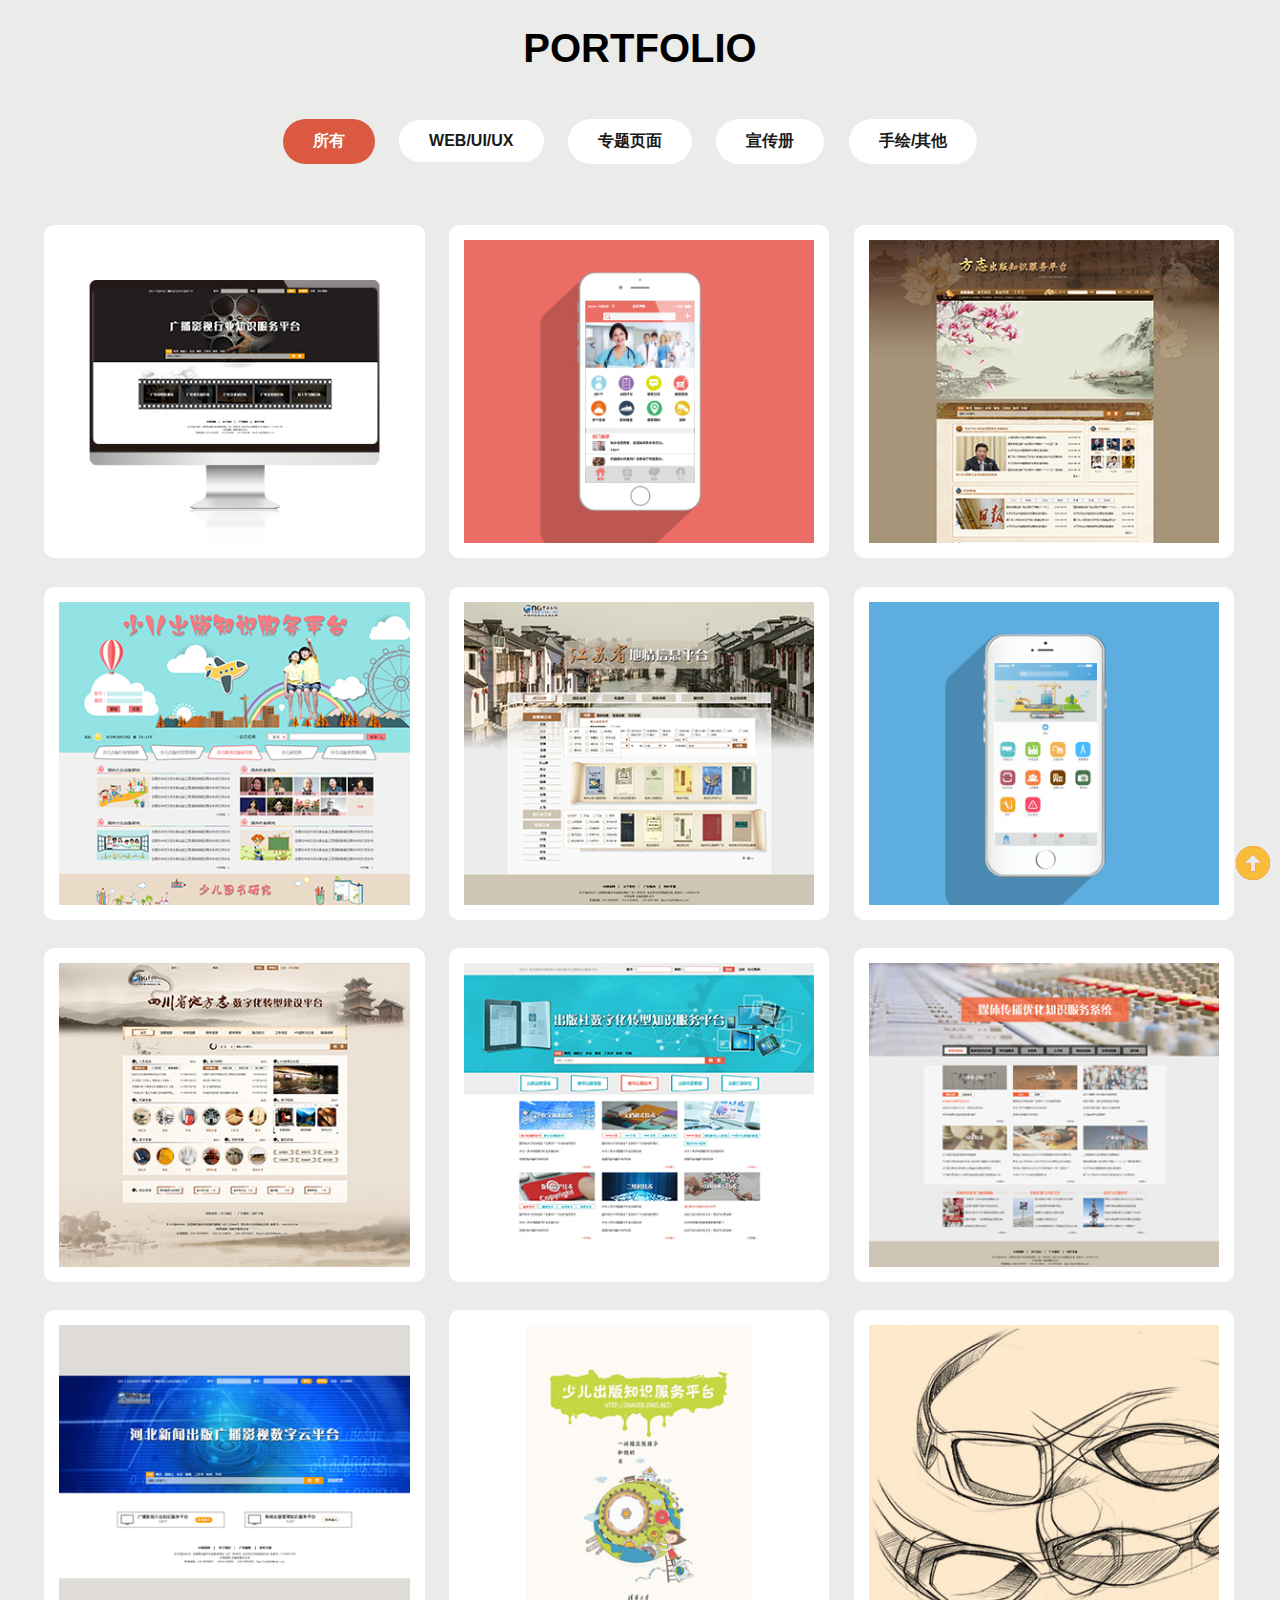
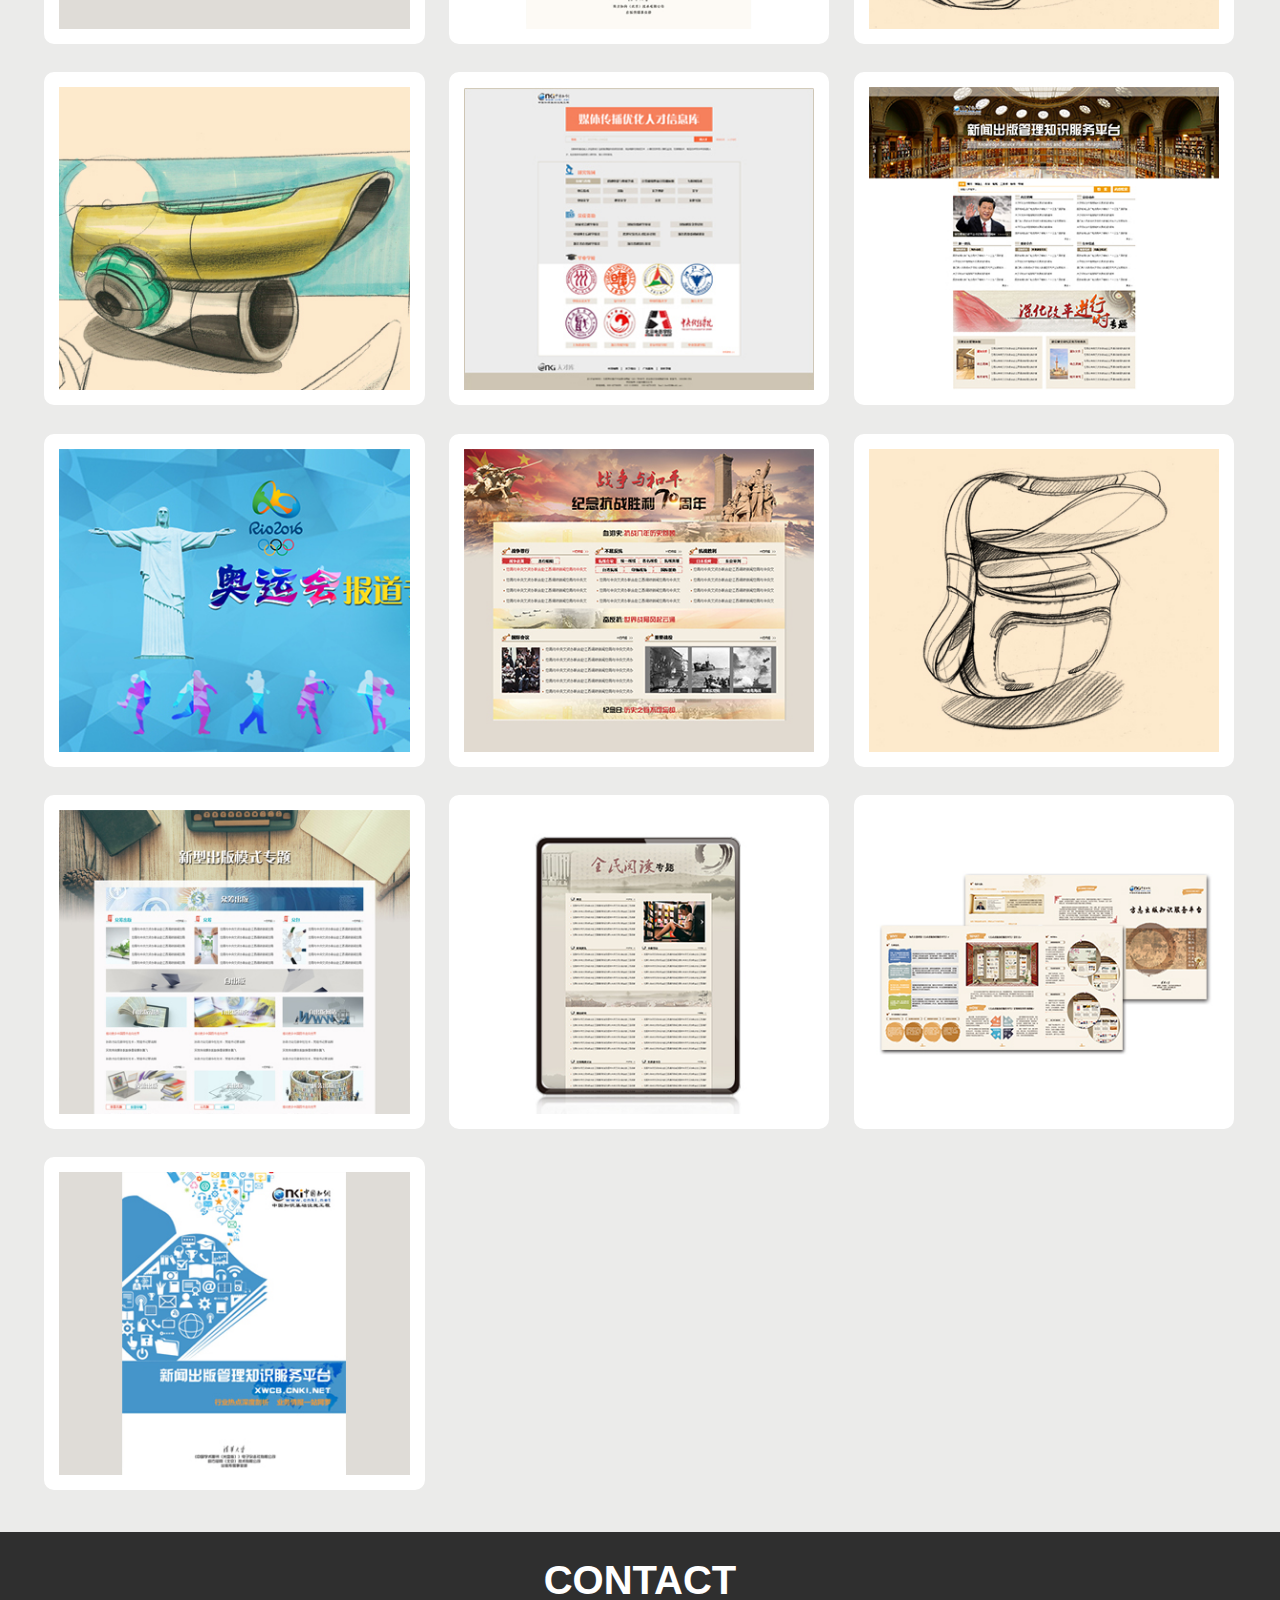
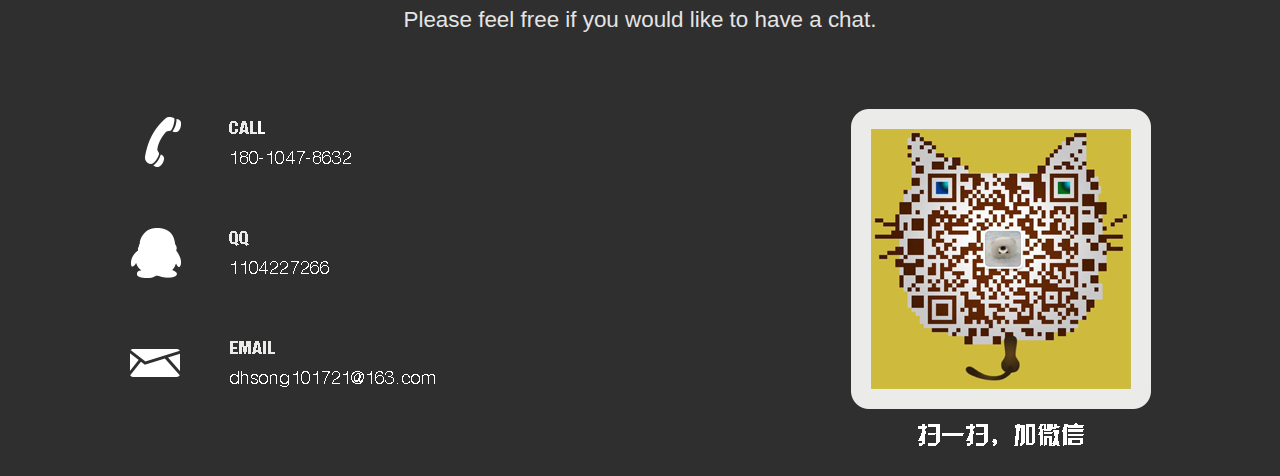
<file: more.html>
<!DOCTYPE HTML>
<html>
<head>
<title>More Portfolio</title>
<link href="css/style-more.css" rel="stylesheet" type="text/css">
<meta http-equiv="Content-Type" content="text/html; charset=utf-8" />
<meta name="viewport" content="width=device-width, initial-scale=1, maximum-scale=1">
<script type="text/javascript" src="js/jquery.min.js"></script>
<script type="text/javascript" src="js/jquery.mixitup.min.js"></script>
<script type="text/javascript">
			$(function() {

				var filterList = {

					init : function() {

						// MixItUp plugin
						// http://mixitup.io
						$('#portfoliolist').mixitup({
							targetSelector : '.portfolio',
							filterSelector : '.filter',
							effects : ['fade'],
							easing : 'snap',
							// call the hover effect
							onMixEnd : filterList.hoverEffect()
						});

					},

					hoverEffect : function() {

						// Simple parallax effect
						$('#portfoliolist .portfolio').hover(function() {
							$(this).find('.label').stop().animate({
								bottom : 0
							}, 200, 'easeOutQuad');
							$(this).find('img').stop().animate({
								top : -40
							}, 500, 'easeOutQuad');
						}, function() {
							$(this).find('.label').stop().animate({
								bottom : -40
							}, 200, 'easeInQuad');
							$(this).find('img').stop().animate({
								top : 0
							}, 300, 'easeOutQuad');
						});

					}
				};

				// Run the show!
				filterList.init();

			});
		</script>
</head>
<body>
<div class="portfoliO s1" id="work"><!-- start portfoli1 -->
   		 <div class="wrap">	
         		 <h3>PORTFOLIO</h3>

		 <div class="container"><!-- start container -->		 
	       <!-- start h_menu -->
           <!-- end h_menu -->
			<!-- end smart_nav * -->
						<ul id="filters" class="clearfix">
							<li>
								<span class="filter active" data-filter="app card icon web other">所有</span>
							</li>
							<li>
								<span class="filter" data-filter="app web  icon">WEB/UI/UX</span>
							</li>
							<li>
								<span class="filter" data-filter="icon ">专题页面</span>
							</li>
							<li>
								<span class="filter" data-filter="card ">宣传册</span>
							</li>
							<li>
								<span class="filter" data-filter="other">手绘/其他</span>
							</li>
						</ul>
						
						<div id="portfoliolist">
							<div class="portfolio web mix_all" data-cat="web" style="display: inline-block; opacity: 1;">
								<div class="portfolio-wrapper">
									<a href="http://gbys.cnki.net/" target="_blank" class="flipLightBox popup-with-zoom-anim"><img src="images/port11.jpg" alt="Image 2" style="top: 0px;"> </a>
									
								</div>
							</div>
                            <div class="portfolio app mix_all" data-cat="app" style="display: inline-block; opacity: 1;">
								<div class="portfolio-wrapper">
									<a href="part5.html" target="_blank" class="flipLightBox popup-with-zoom-anim"><img src="images/port31.jpg"  alt=""/> </a>
								
								</div>
							</div>
                            <div class="portfolio web mix_all" data-cat="web" style="display: inline-block; opacity: 1;">
								<div class="portfolio-wrapper">
									<a href="http://dfz.cnki.net/" target="_blank" class="flipLightBox popup-with-zoom-anim"><img src="images/port15.jpg"  alt=""/> </a>								
								</div>
							</div>						
							<div class="portfolio web mix_all" data-cat="web" style="display: inline-block; opacity: 1;">
								<div class="portfolio-wrapper">
									<a href="http://shaoer.cnki.net/" target="_blank" class="flipLightBox popup-with-zoom-anim"><img src="images/port12.jpg"  alt=""/> </a>								
								</div>
							</div>
                            <div class="portfolio other mix_all" data-cat="other" style="display: inline-block; opacity: 1;">
								<div class="portfolio-wrapper">
									<a href="part2.html" target="_blank" class="flipLightBox popup-with-zoom-anim"><img src="images/port13.jpg"  alt=""/> </a>								
								</div>
							</div>
                            <div class="portfolio app mix_all" data-cat="app" style="display: inline-block; opacity: 1;">
								<div class="portfolio-wrapper">
									<a href="part6.html" target="_blank" class="flipLightBox popup-with-zoom-anim"><img src="images/port32.jpg"  alt=""/> </a>
								
								</div>
							</div>
                            
							<div class="portfolio other mix_all" data-cat="other" style="display: inline-block; opacity: 1;">
								<div class="portfolio-wrapper">
									<a href="part1.html" target="_blank" class="flipLightBox popup-with-zoom-anim"><img src="images/port1.jpg"  alt=""/> </a>							
								</div>
							</div>
                            <div class="portfolio web mix_all" data-cat="web" style="display: inline-block; opacity: 1;">
								<div class="portfolio-wrapper">
									<a href="http://szcb.cnki.net/" target="_blank" class="flipLightBox popup-with-zoom-anim"><img src="images/port14.jpg"  alt=""/> </a>								
								</div>
							</div>
							<div class="portfolio other mix_all" data-cat="other" style="display: inline-block; opacity: 1;">
								<div class="portfolio-wrapper">
									<a href="http://192.168.107.74:8419/BackStage/Published/MTCB/" target="_blank" class="flipLightBox popup-with-zoom-anim"><img src="images/port25.jpg"  alt=""/> </a>
									
								</div>
							</div>
							<div class="portfolio other mix_all" data-cat="other" style="display: inline-block; opacity: 1;">
								<div class="portfolio-wrapper">
									<a href="images/port27.jpg" target="_blank" class="flipLightBox popup-with-zoom-anim"><img src="images/port27.jpg"  alt=""/> </a>
									
								</div>
							</div>
                            <div class="portfolio card mix_all" data-cat="card" style="display: inline-block; opacity: 1;">
								<div class="portfolio-wrapper">
									<a href="part3.html" target="_blank" class="flipLightBox popup-with-zoom-anim"><img src="images/port21.jpg"  alt=""/> </a>
								
								</div>
							</div>
                            <div class="portfolio other mix_all" data-cat="other" style="display: inline-block; opacity: 1;">
                        <div class="portfolio-wrapper">
                            <a href="part8.html" target="_blank" class="flipLightBox popup-with-zoom-anim"><img src="images/port33.jpg" alt="Image 2" style="top: 0px;"> </a>
                        </div>
                    </div>
                    <div class="portfolio other mix_all" data-cat="other" style="display: inline-block; opacity: 1;">
                        <div class="portfolio-wrapper">
                            <a href="part9.html" target="_blank" class="flipLightBox popup-with-zoom-anim"><img src="images/port37.jpg" alt="Image 2" style="top: 0px;"> </a>
                        </div>
                    </div>
							<div class="portfolio other mix_all" data-cat="other" style="display: inline-block; opacity: 1;">
								<div class="portfolio-wrapper">
									<a href="images/port26.jpg" target="_blank" class="flipLightBox popup-with-zoom-anim"><img src="images/port26.jpg"  alt=""/> </a>
								
								</div>
							</div>
                            
                            <div class="portfolio web mix_all" data-cat="web" style="display: inline-block; opacity: 1;">
								<div class="portfolio-wrapper">
									<a href="http://pub.cnki.net/" target="_blank" class="flipLightBox popup-with-zoom-anim"><img src="images/port28.jpg"  alt=""/> </a>
								
								</div>
							</div>
                            <div class="portfolio icon mix_all" data-cat="icon" style="display: inline-block; opacity: 1;">
								<div class="portfolio-wrapper">
									<a href="http://gbys.cnki.net/zt-01/zt-01.html" target="_blank" class="flipLightBox popup-with-zoom-anim"><img src="images/port20.jpg"  alt=""/> </a>
								
								</div>
							</div>
                            <div class="portfolio icon mix_all" data-cat="icon" style="display: inline-block; opacity: 1;">
								<div class="portfolio-wrapper">
									<a href="http://fzcb.cnki.net/zz/zt.html" target="_blank" class="flipLightBox popup-with-zoom-anim"><img src="images/port5.jpg"  alt=""/> </a>
								
								</div>
							</div>
                            <div class="portfolio other mix_all" data-cat="other" style="display: inline-block; opacity: 1;">
                        <div class="portfolio-wrapper">
                            <a href="part7.html" target="_blank" class="flipLightBox popup-with-zoom-anim"><img src="images/port34.jpg" alt="Image 2" style="top: 0px;"> </a>
                        </div>
                    </div>
                            <div class="portfolio icon mix_all" data-cat="icon" style="display: inline-block; opacity: 1;">
								<div class="portfolio-wrapper">
									<a href="http://szcb.cnki.net/zt.html" target="_blank" class="flipLightBox popup-with-zoom-anim"><img src="images/port22.jpg"  alt=""/> </a>
								
								</div>
							</div>
                            <div class="portfolio icon mix_all" data-cat="icon" style="display: inline-block; opacity: 1;">
								<div class="portfolio-wrapper">
									<a href="http://pub.cnki.net/zt-01.html" target="_blank" class="flipLightBox popup-with-zoom-anim"><img src="images/port6.jpg"  alt=""/> </a>
								
								</div>
							</div>
                            <div class="portfolio card mix_all" data-cat="card" style="display: inline-block; opacity: 1;">
								<div class="portfolio-wrapper">
									<a href="images/port9.jpg" target="_blank" class="flipLightBox popup-with-zoom-anim"><img src="images/port9.jpg"  alt=""/> </a>
								
								</div>
							</div>
                            <div class="portfolio card mix_all" data-cat="card" style="display: inline-block; opacity: 1;">
								<div class="portfolio-wrapper">
									<a href="part4.html" target="_blank" class="flipLightBox popup-with-zoom-anim"><img src="images/port23.jpg"  alt=""/> </a>
								
								</div>
							</div>
						</div>				
		   </div>	
												
  </div><!-- end container -->
		</div>

		   		 <!-----cntact---->	
   		 		<div class="contact s6" id="contact">
					<div class="wrap">
						<h3>CONTACT</h3>
							<p>Please feel free if you would like to have a chat.</p>	
				        <div class="contact_form">
							 	 	    
					  </div>
					</div>
                    <div class="logos"> 
		   		 	<div class="wrap"> 
		   		 	  <img src="images/contect.png"  alt=""/> </div>
		   		 </div>
                    
</div>
 <!-- scroll_top_btn -->
		 <a href="#" id="toTop" style="display: block;"><span id="toTopHover" style="opacity: 1;"></span></a>
</body>
</html>
</file>
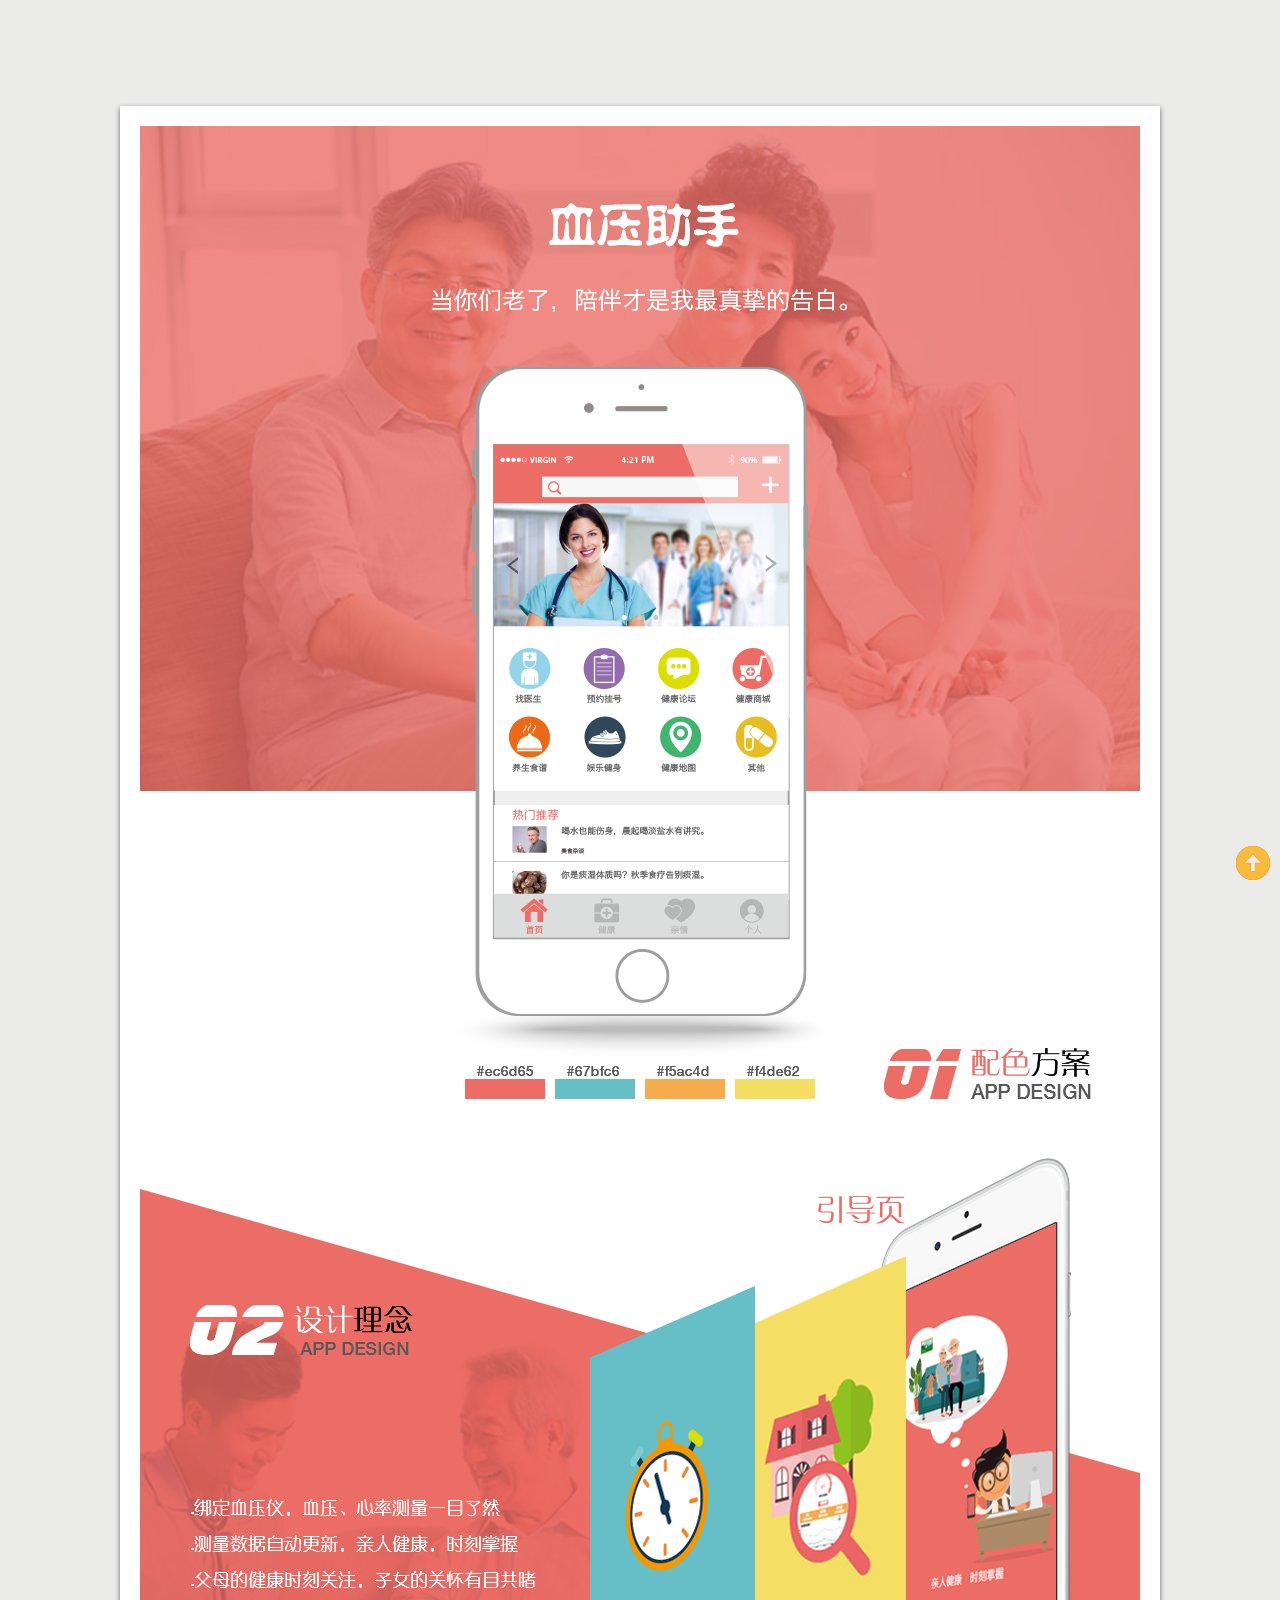
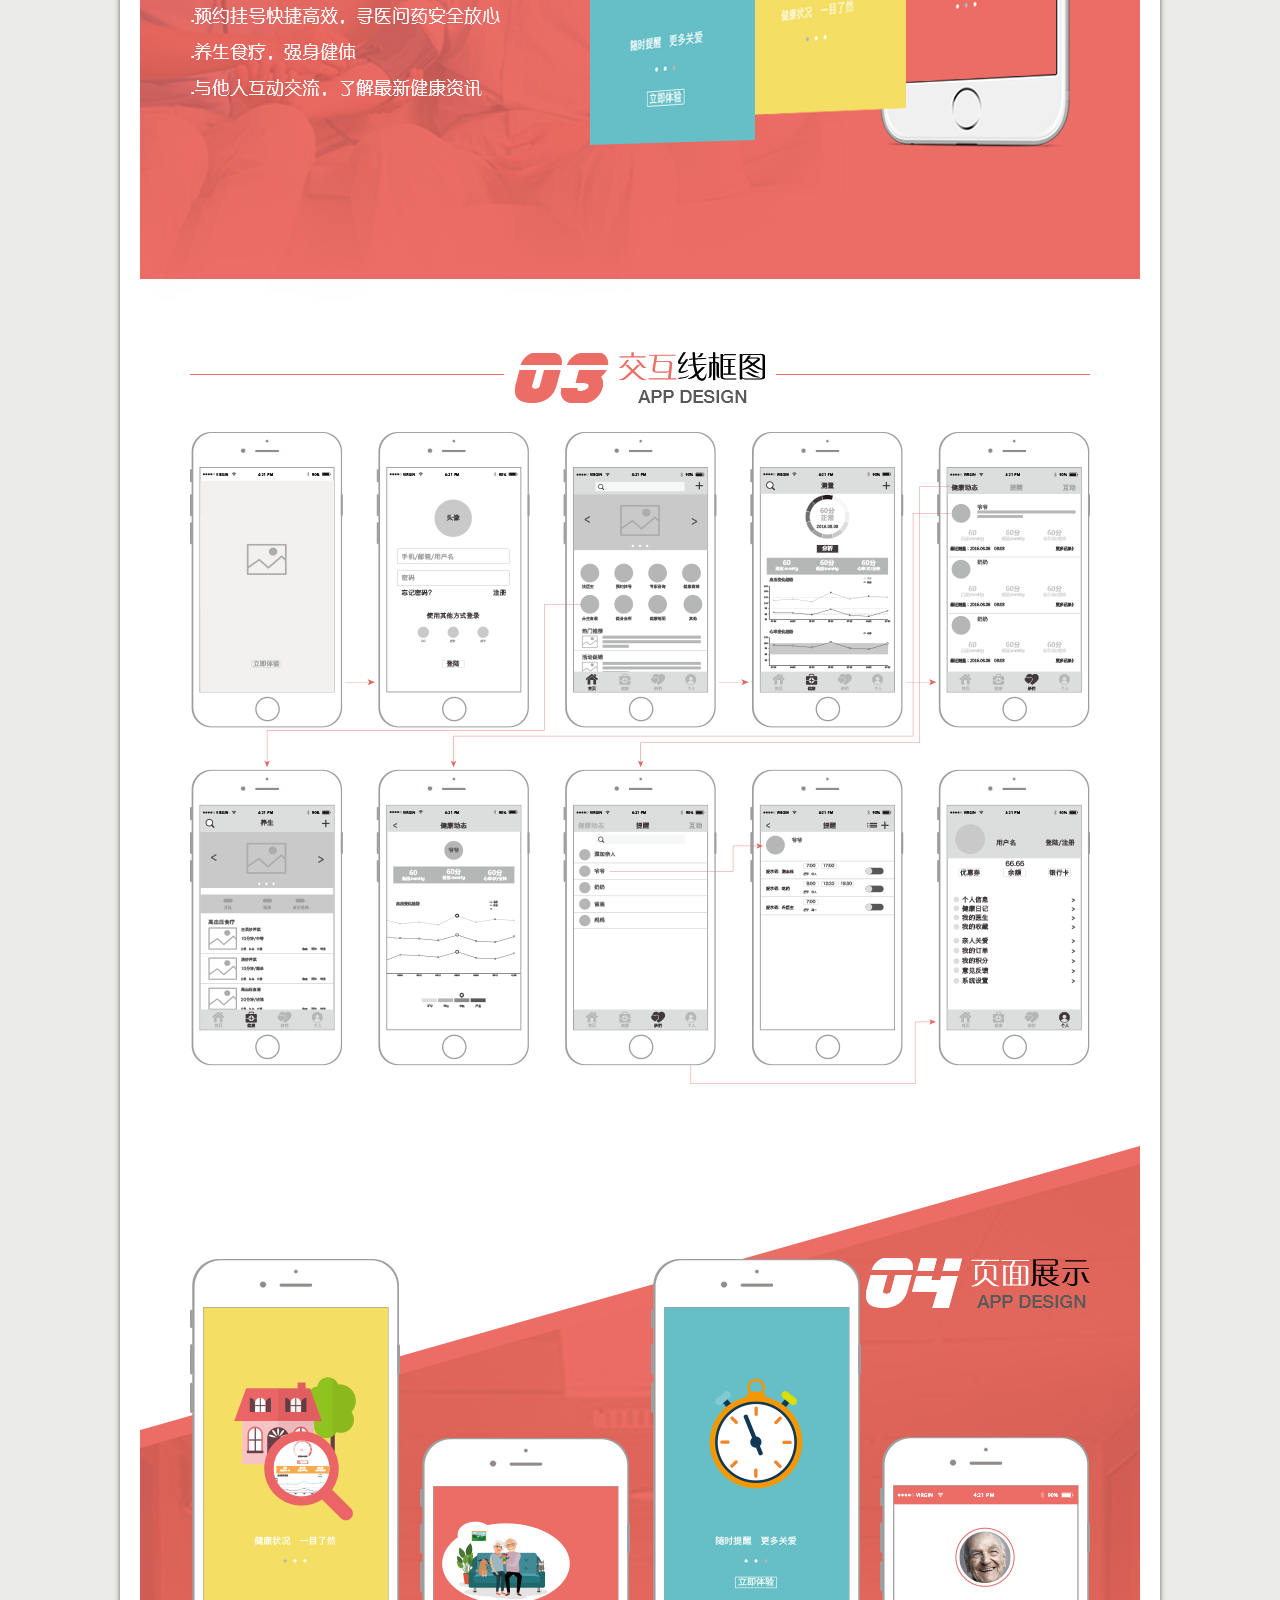
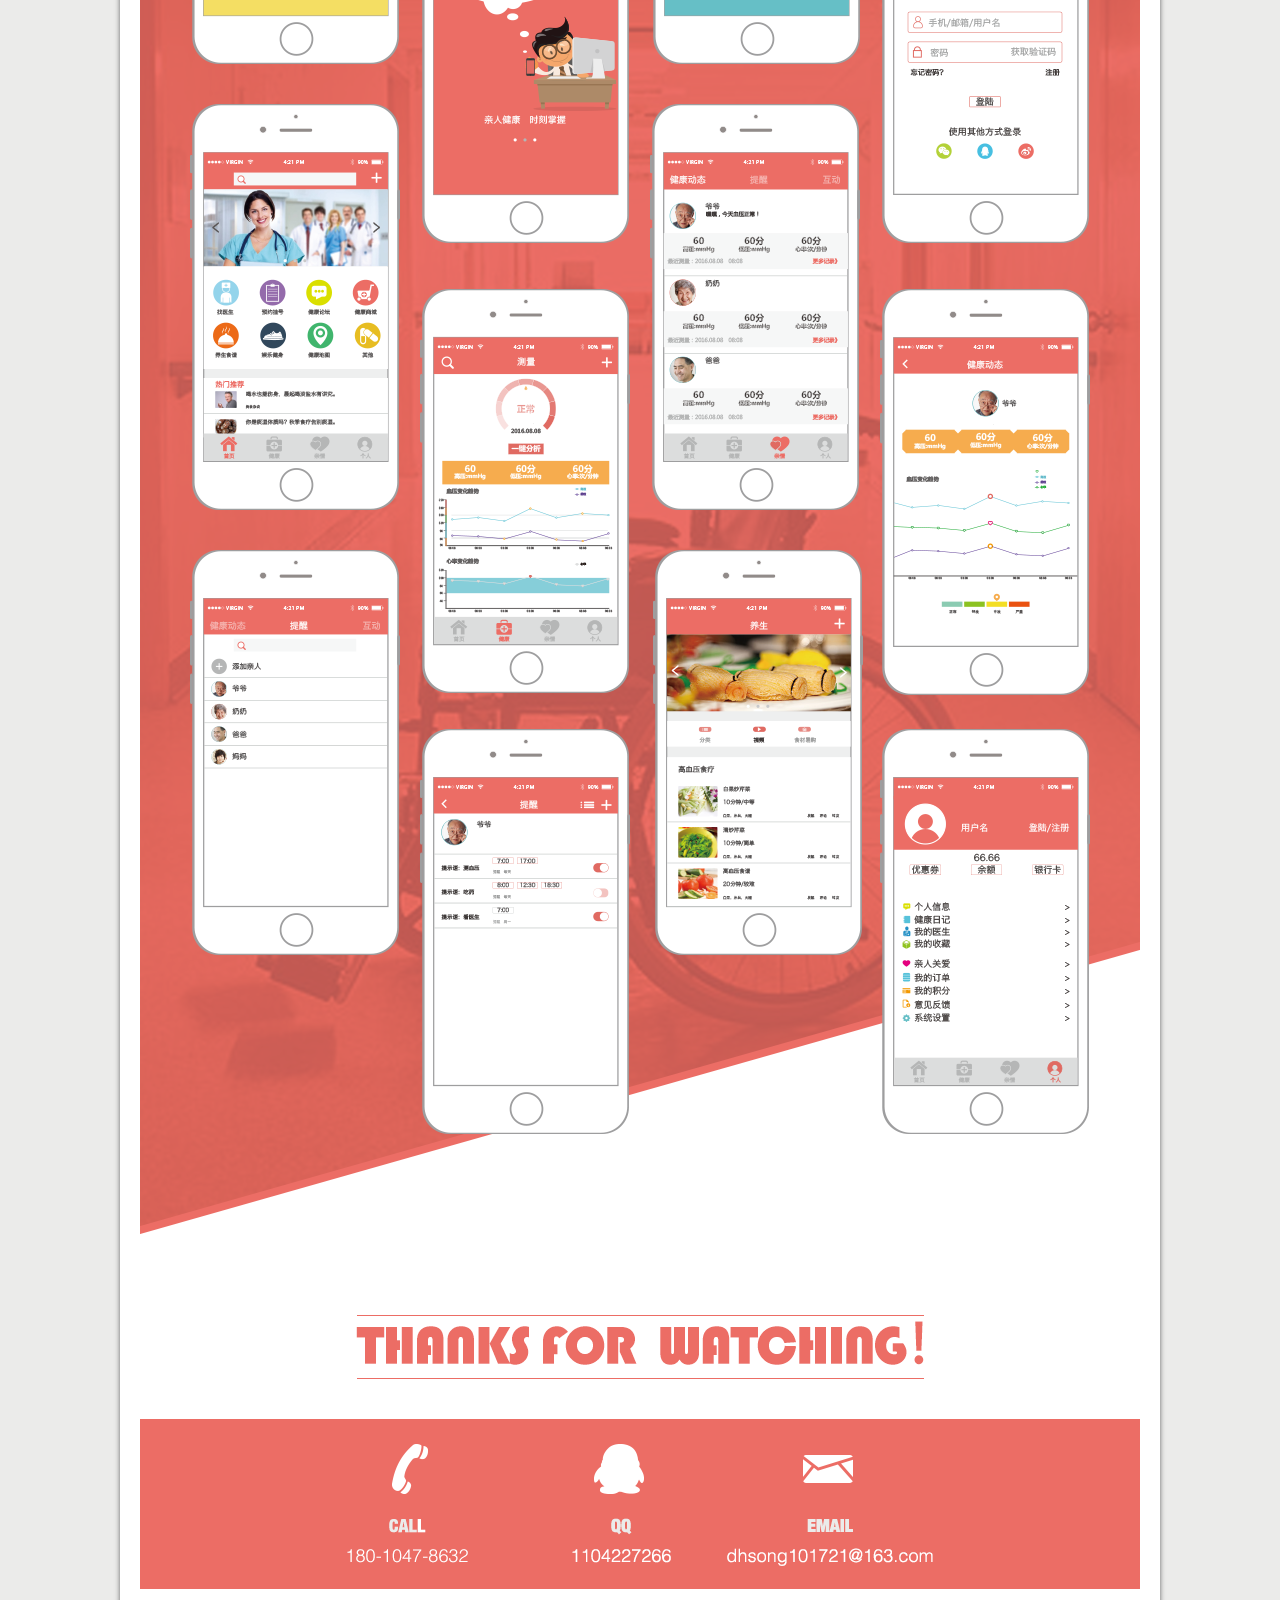
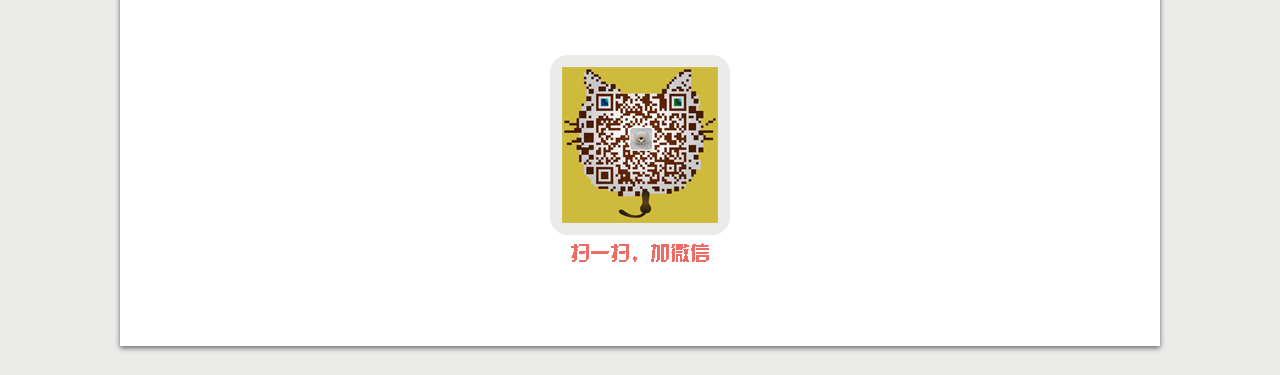
<file: part5.html>
<!DOCTYPE HTML>
<html>
<head>
<title>血压助手</title>
<link href="css/style-show.css" rel="stylesheet" type="text/css">
<meta http-equiv="Content-Type" content="text/html; charset=utf-8" />
<meta name="viewport" content="width=device-width, initial-scale=1, maximum-scale=1">
</head>
<body>
<div class="portfoliO s1"><!-- start portfoli1 -->
   		 <div class="wrap">	
           <div class="img-box" style="border:none;"><img src="images/xy-app.png"  alt=""/></div>
  </div><!-- end container -->
  
		</div>

		   		 <!-----cntact---->	
   		 		
 <!-- scroll_top_btn -->
		 <a href="#" id="toTop" style="display: block;"><span id="toTopHover" style="opacity: 1;"></span></a>
</body>
</html>
</file>
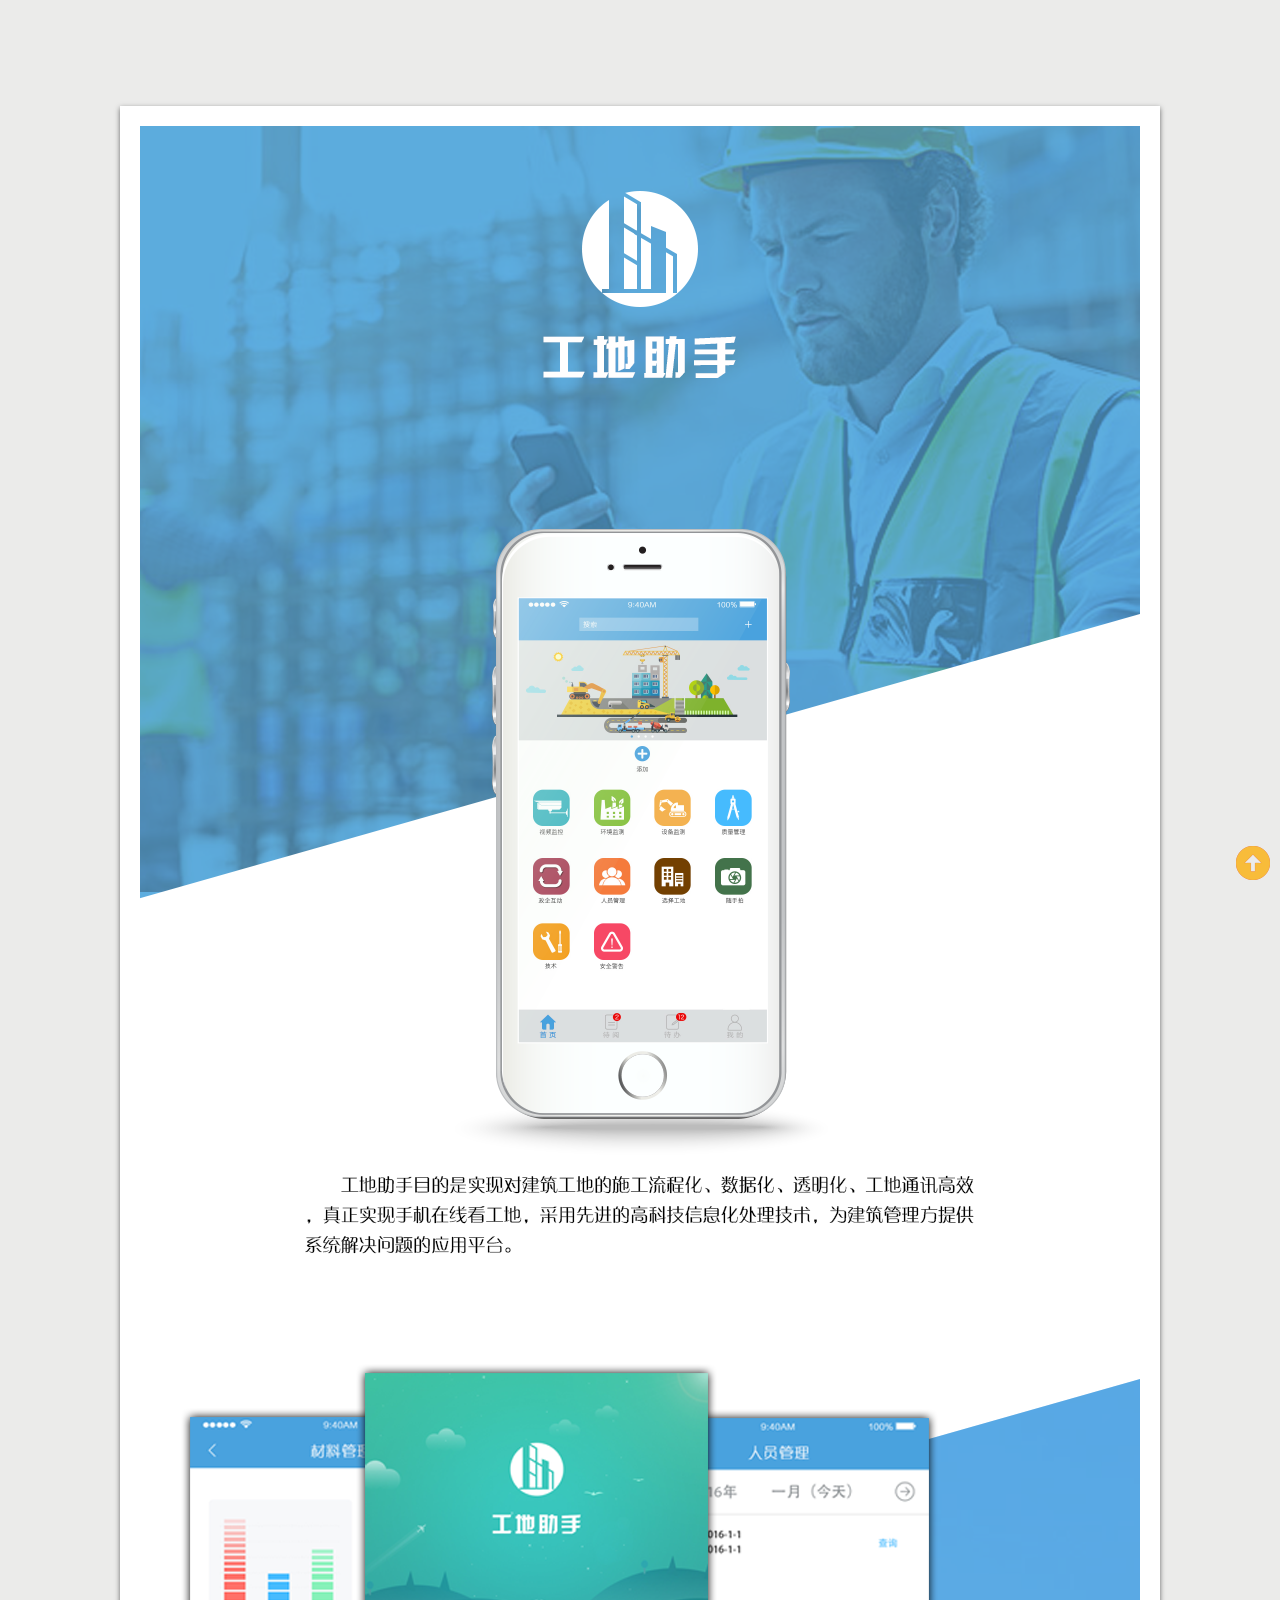
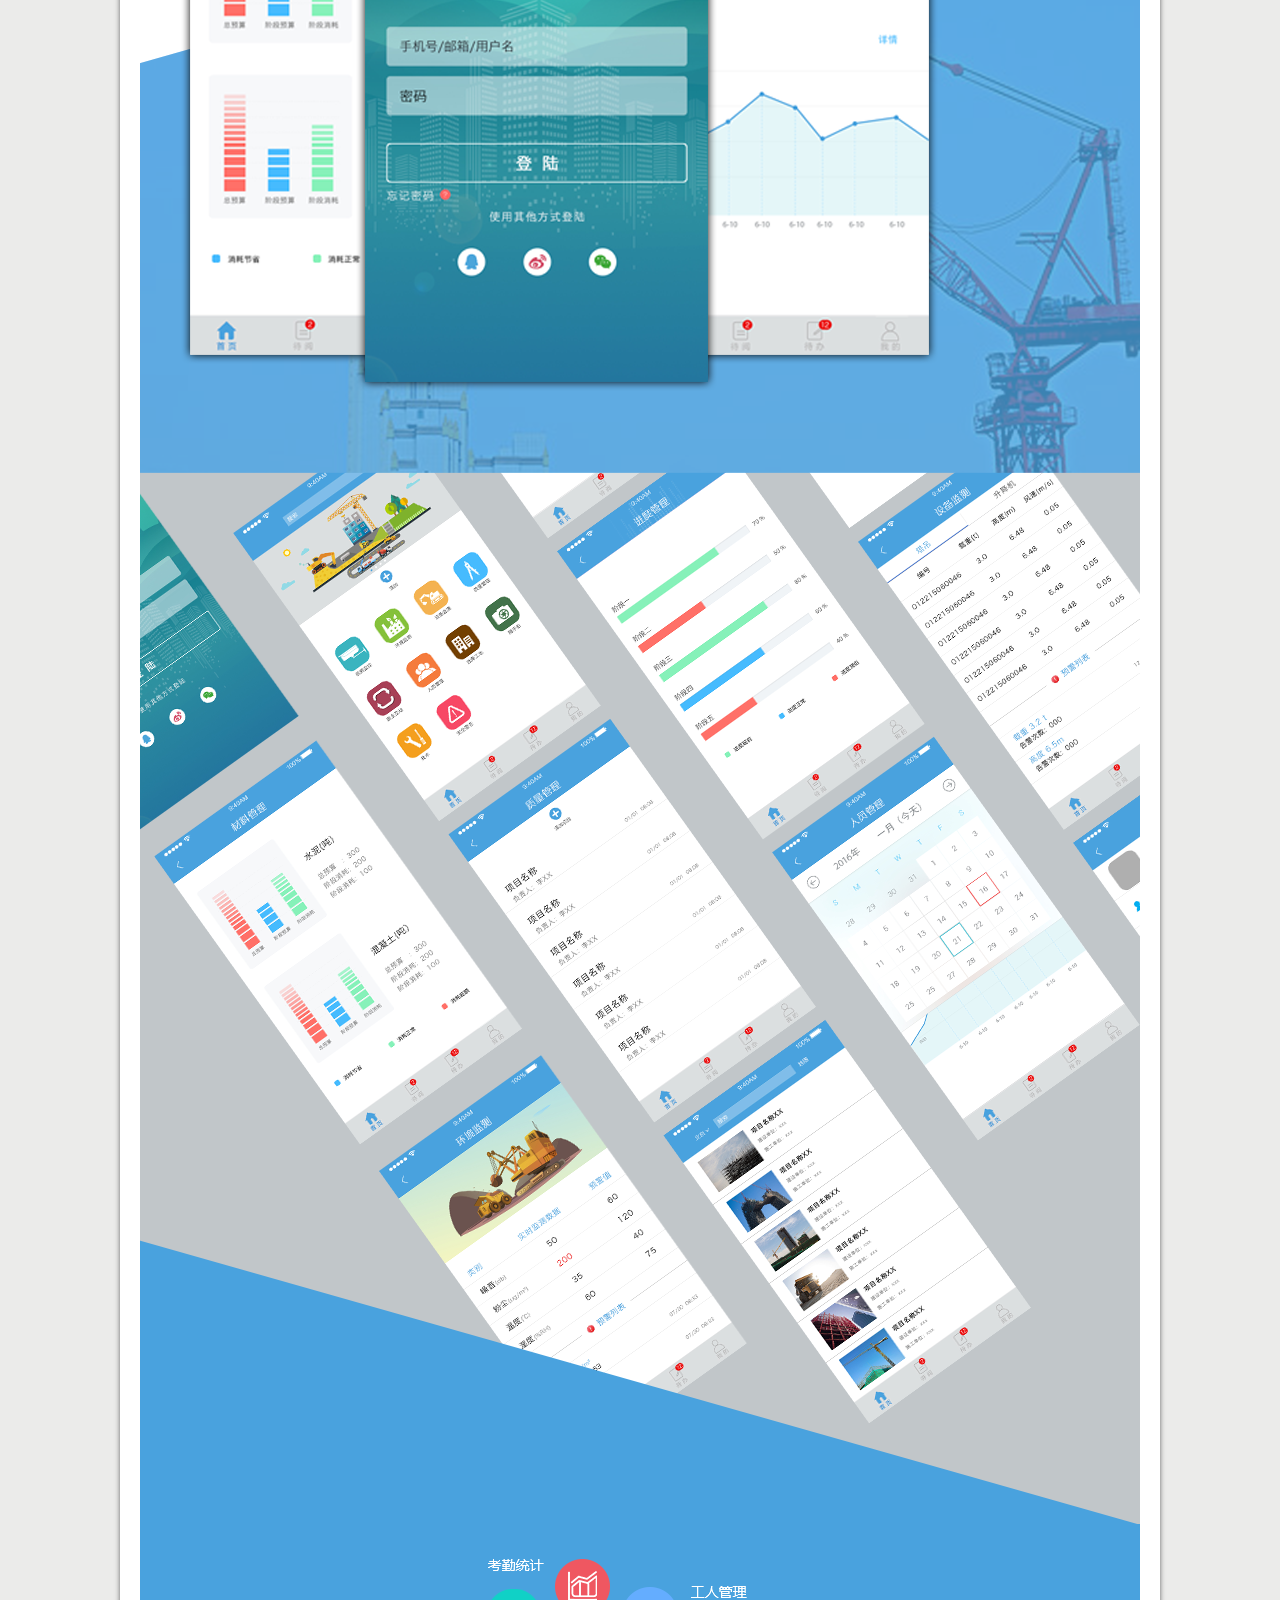
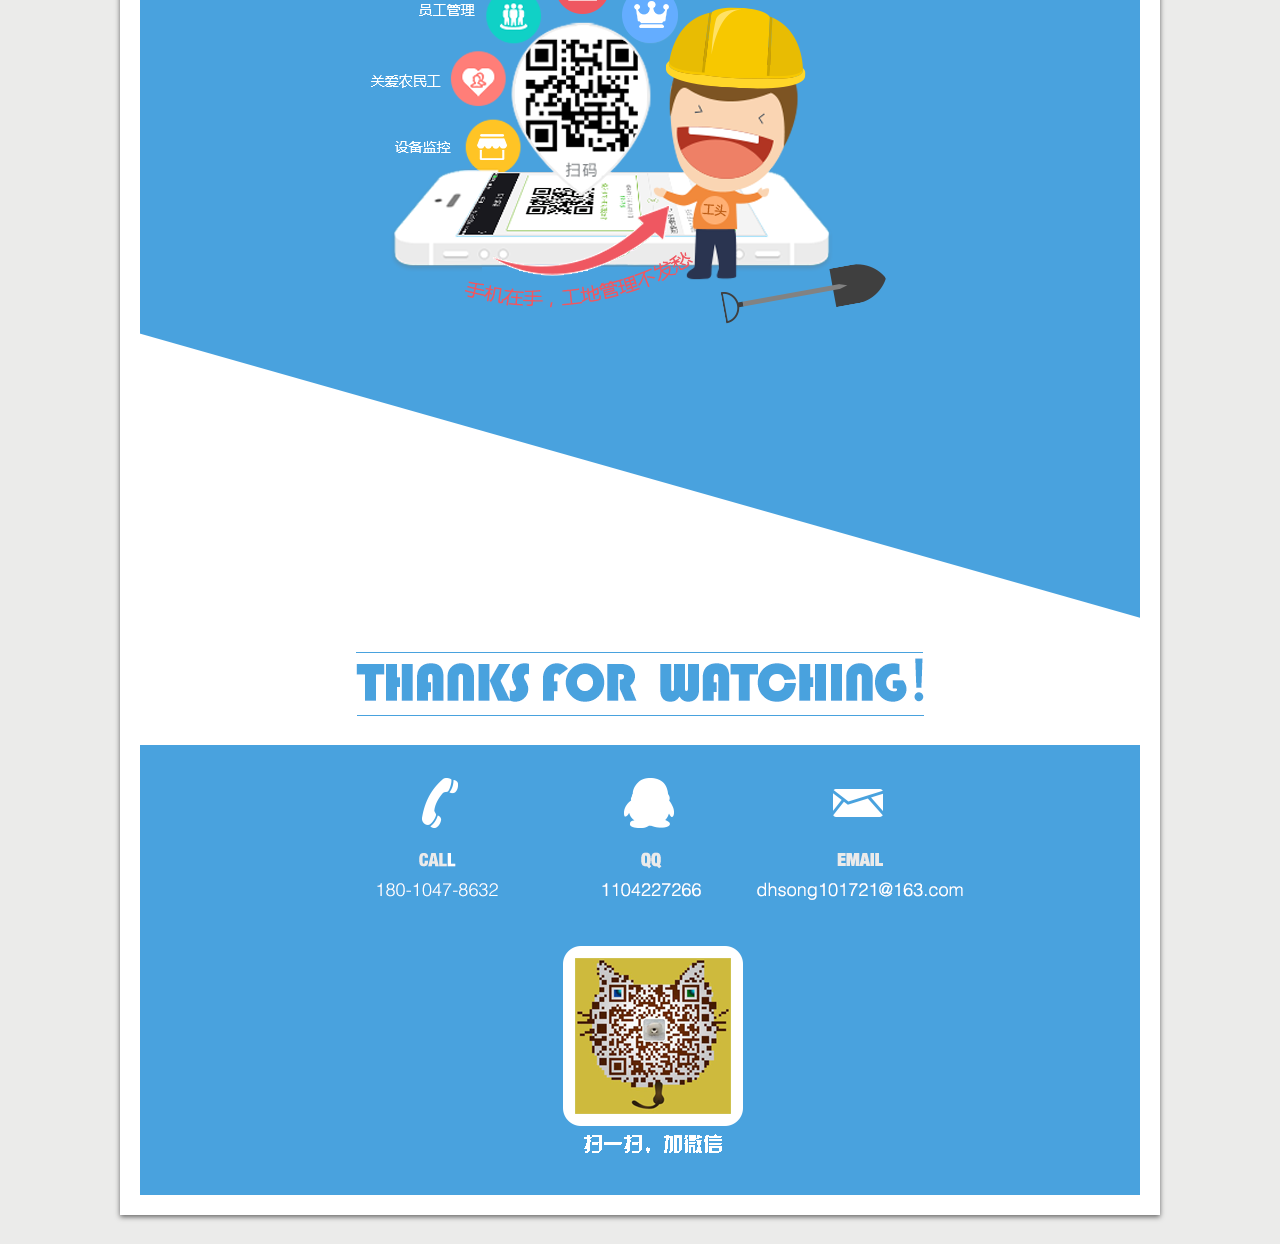
<file: part6.html>
<!DOCTYPE HTML>
<html>
<head>
<title>工地助手APP</title>
<link href="css/style-show.css" rel="stylesheet" type="text/css">
<meta http-equiv="Content-Type" content="text/html; charset=utf-8" />
<meta name="viewport" content="width=device-width, initial-scale=1, maximum-scale=1">
</head>
<body>
<div class="portfoliO s1"><!-- start portfoli1 -->
   		 <div class="wrap">	
           <div class="img-box" style="border:none;"><img src="images/gdzs.png"  alt=""/></div>
  </div><!-- end container -->
  
		</div>

		   		 <!-----cntact---->	
   		 		
 <!-- scroll_top_btn -->
		 <a href="#" id="toTop" style="display: block;"><span id="toTopHover" style="opacity: 1;"></span></a>
</body>
</html>
</file>
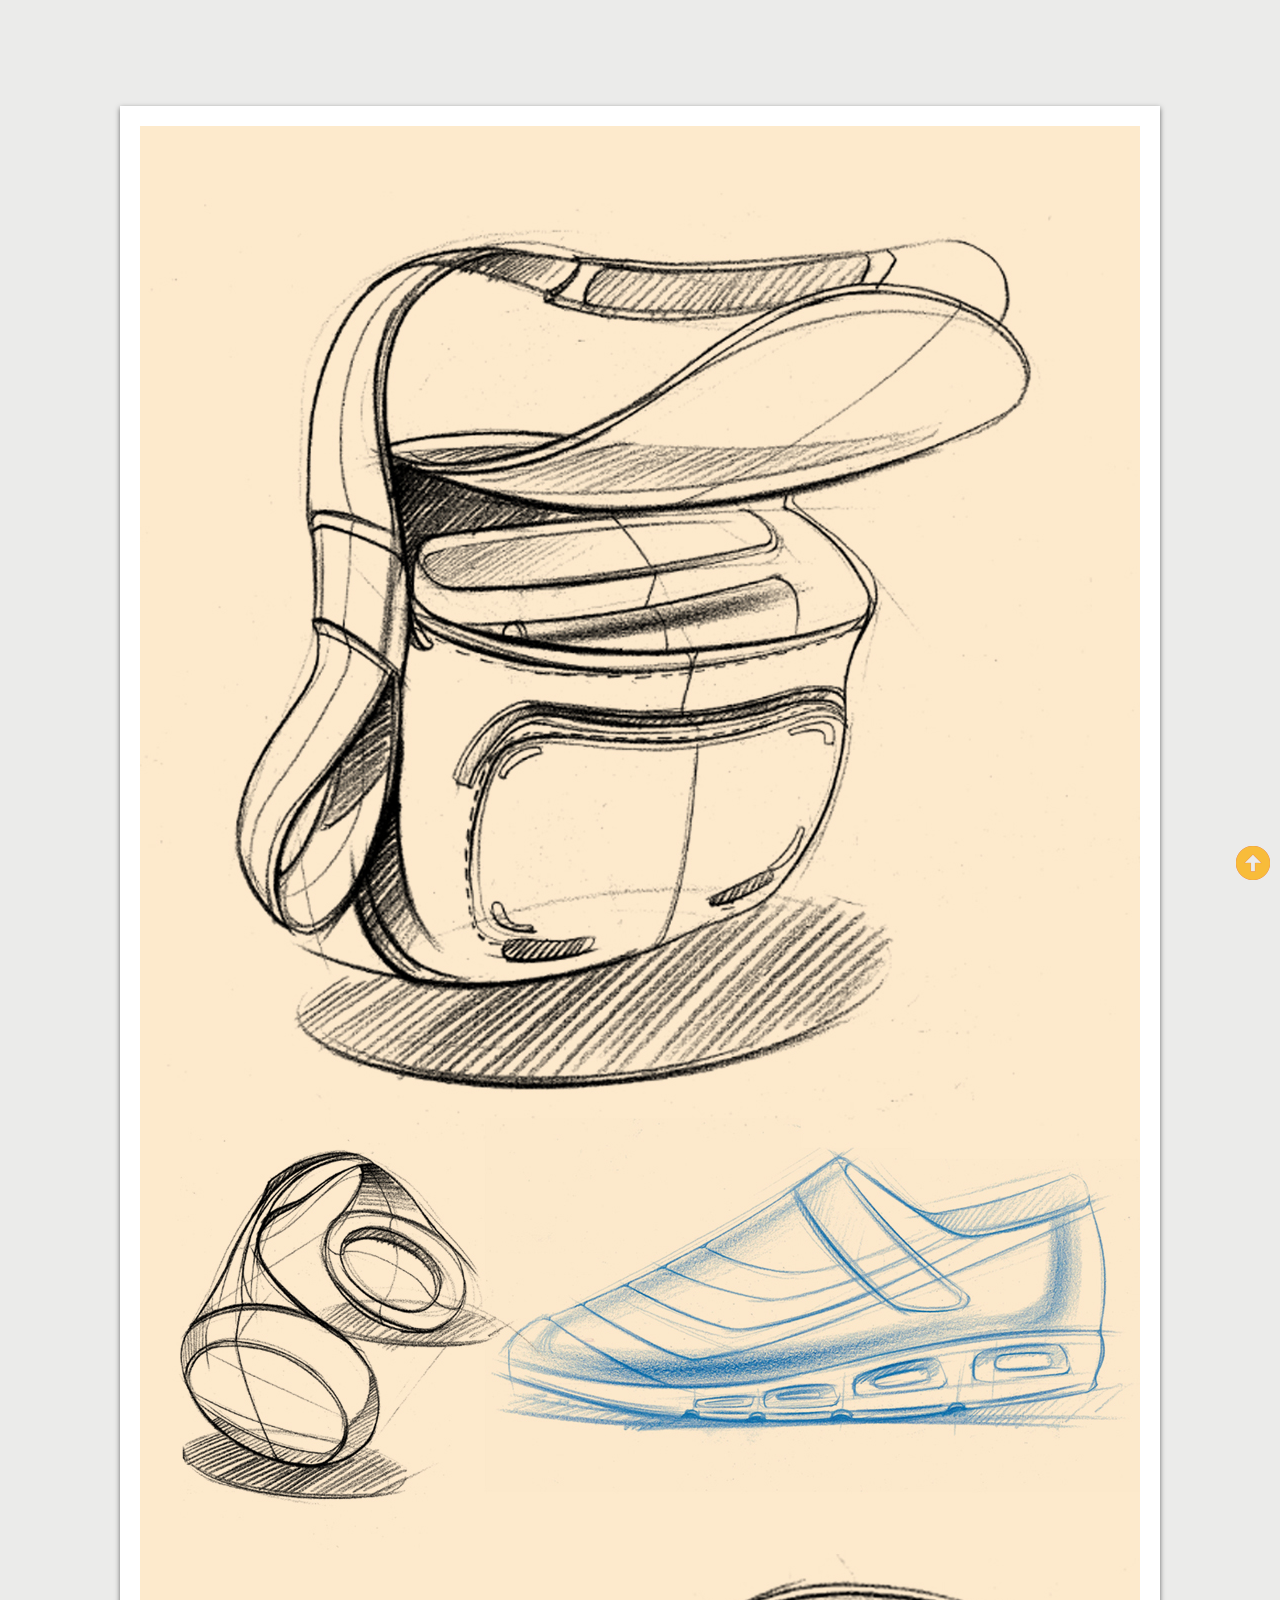
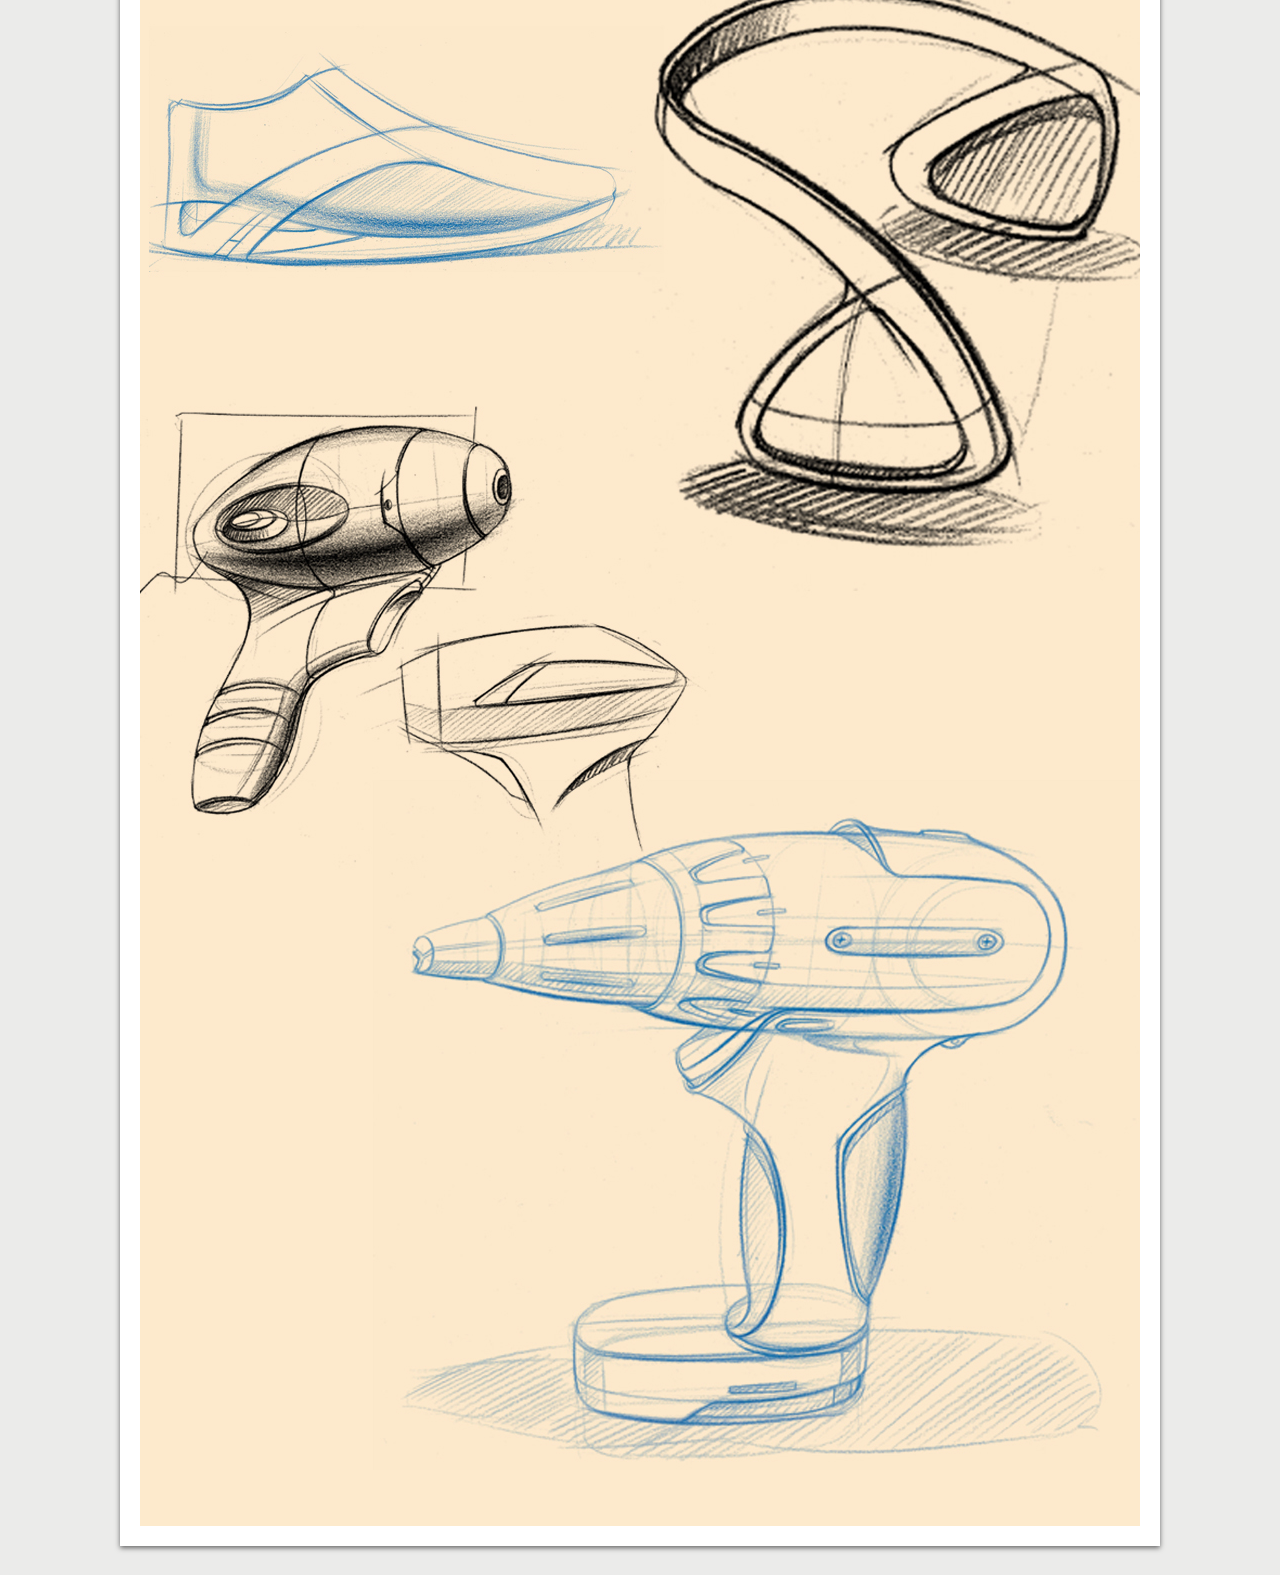
<file: part7.html>
<!DOCTYPE HTML>
<html>
<head>
<title>手绘展示</title>
<link href="css/style-show.css" rel="stylesheet" type="text/css">
<meta http-equiv="Content-Type" content="text/html; charset=utf-8" />
<meta name="viewport" content="width=device-width, initial-scale=1, maximum-scale=1">
</head>
<body>
<div class="portfoliO s1"><!-- start portfoli1 -->
   		 <div class="wrap">	
           <div class="img-box" style="border:none;"><img src="images/show9.jpg"  alt=""/></div>
  </div><!-- end container -->
  
		</div>

		   		 <!-----cntact---->	
   		 		
 <!-- scroll_top_btn -->
		 <a href="#" id="toTop" style="display: block;"><span id="toTopHover" style="opacity: 1;"></span></a>
</body>
</html>
</file>
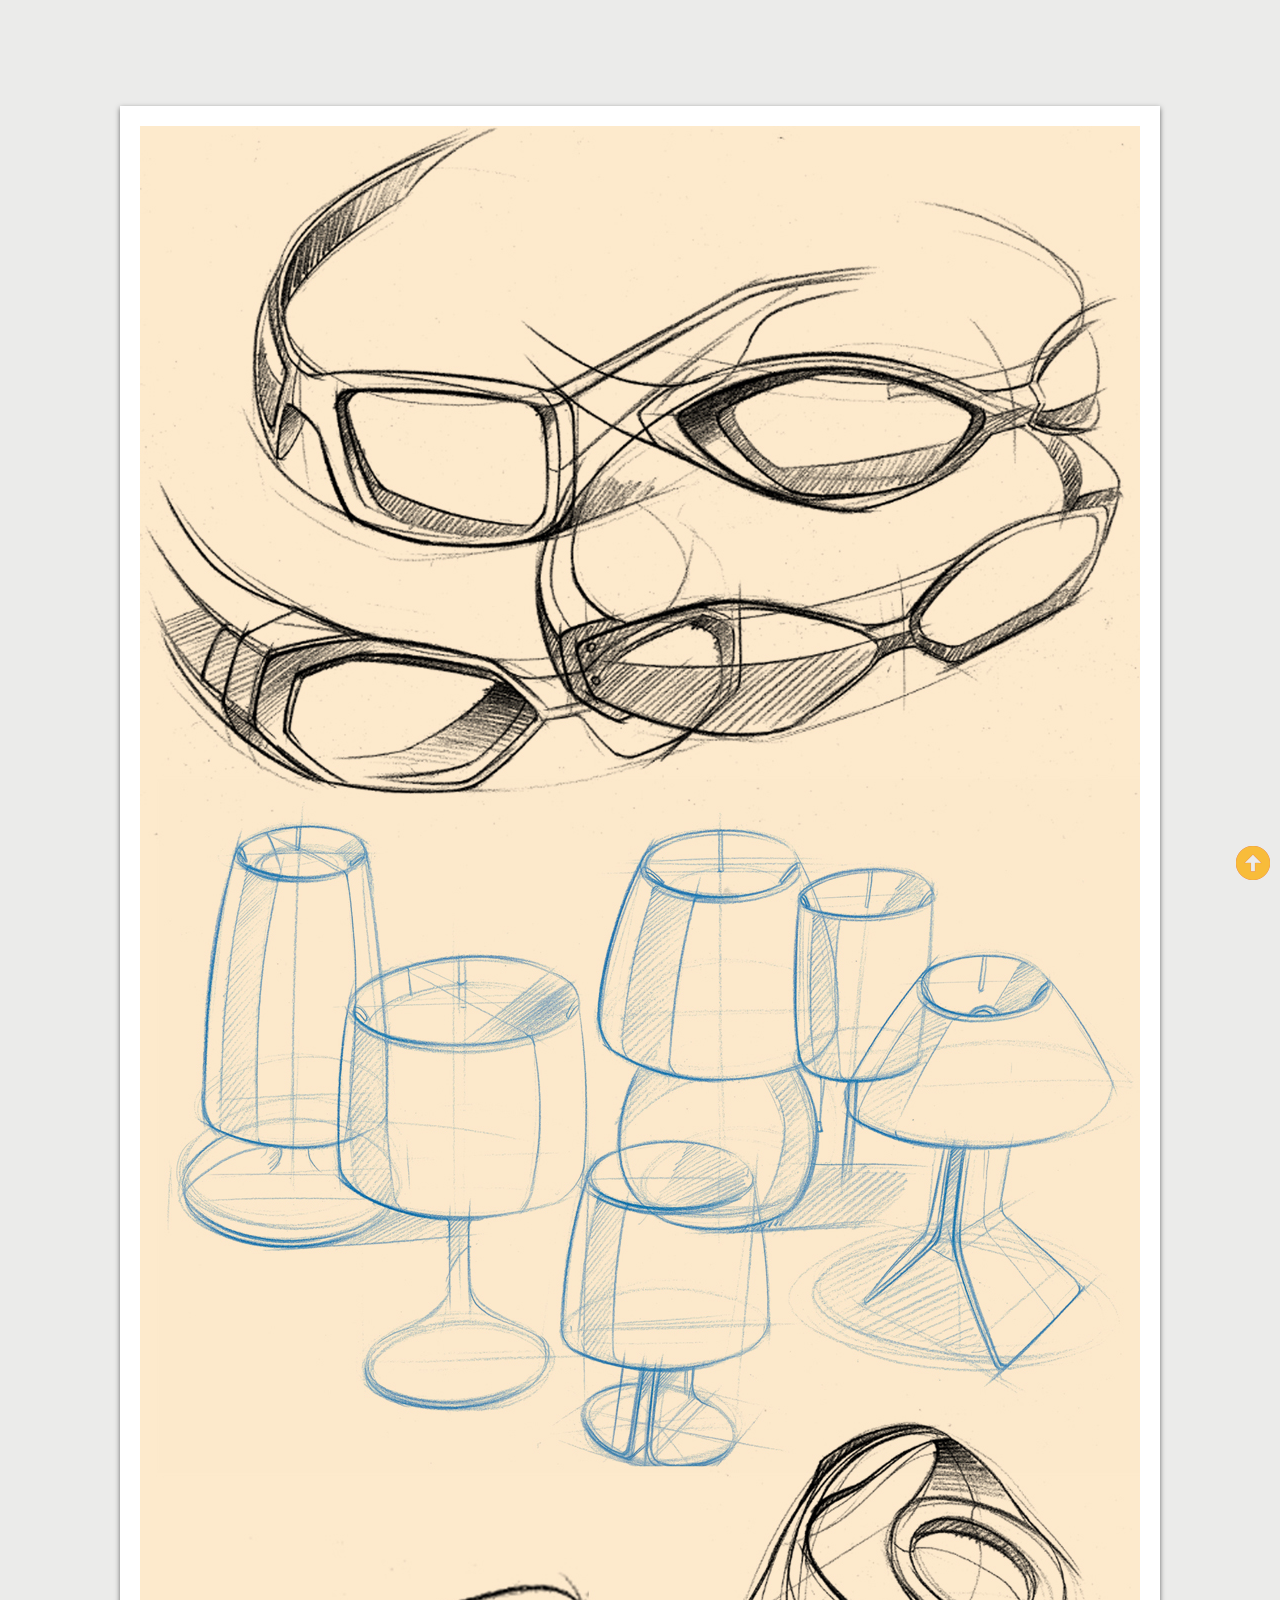
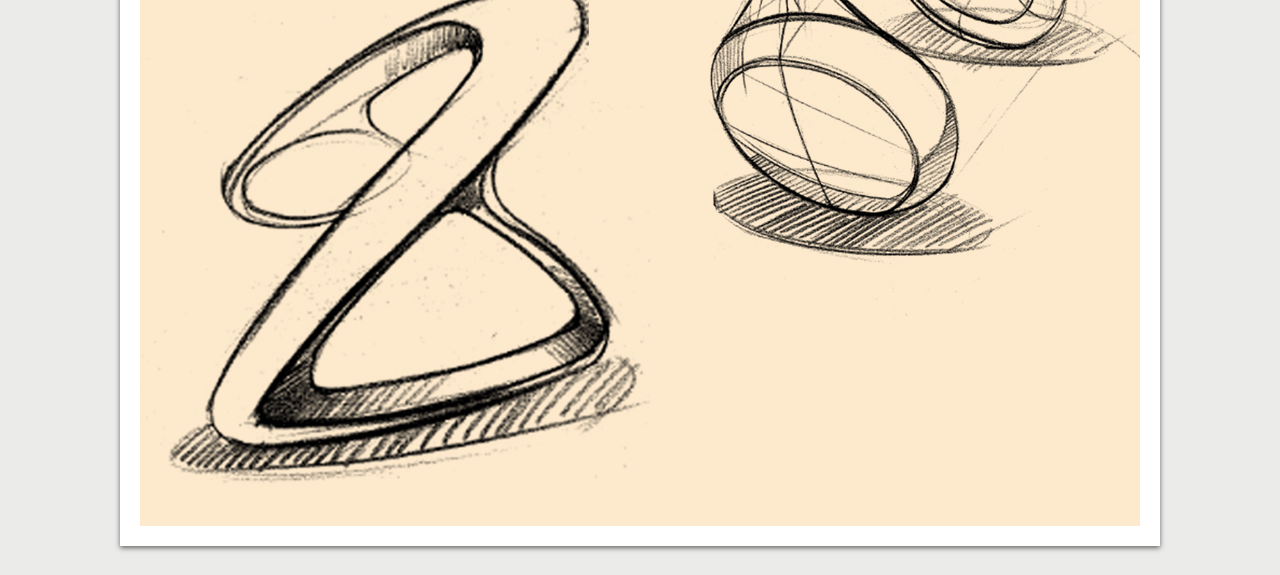
<file: part8.html>
<!DOCTYPE HTML>
<html>
<head>
<title>手绘展示</title>
<link href="css/style-show.css" rel="stylesheet" type="text/css">
<meta http-equiv="Content-Type" content="text/html; charset=utf-8" />
<meta name="viewport" content="width=device-width, initial-scale=1, maximum-scale=1">
</head>
<body>
<div class="portfoliO s1"><!-- start portfoli1 -->
   		 <div class="wrap">	
           <div class="img-box" style="border:none;"><img src="images/show10.jpg"  alt=""/></div>
  </div><!-- end container -->
  
		</div>

		   		 <!-----cntact---->	
   		 		
 <!-- scroll_top_btn -->
		 <a href="#" id="toTop" style="display: block;"><span id="toTopHover" style="opacity: 1;"></span></a>
</body>
</html>
</file>
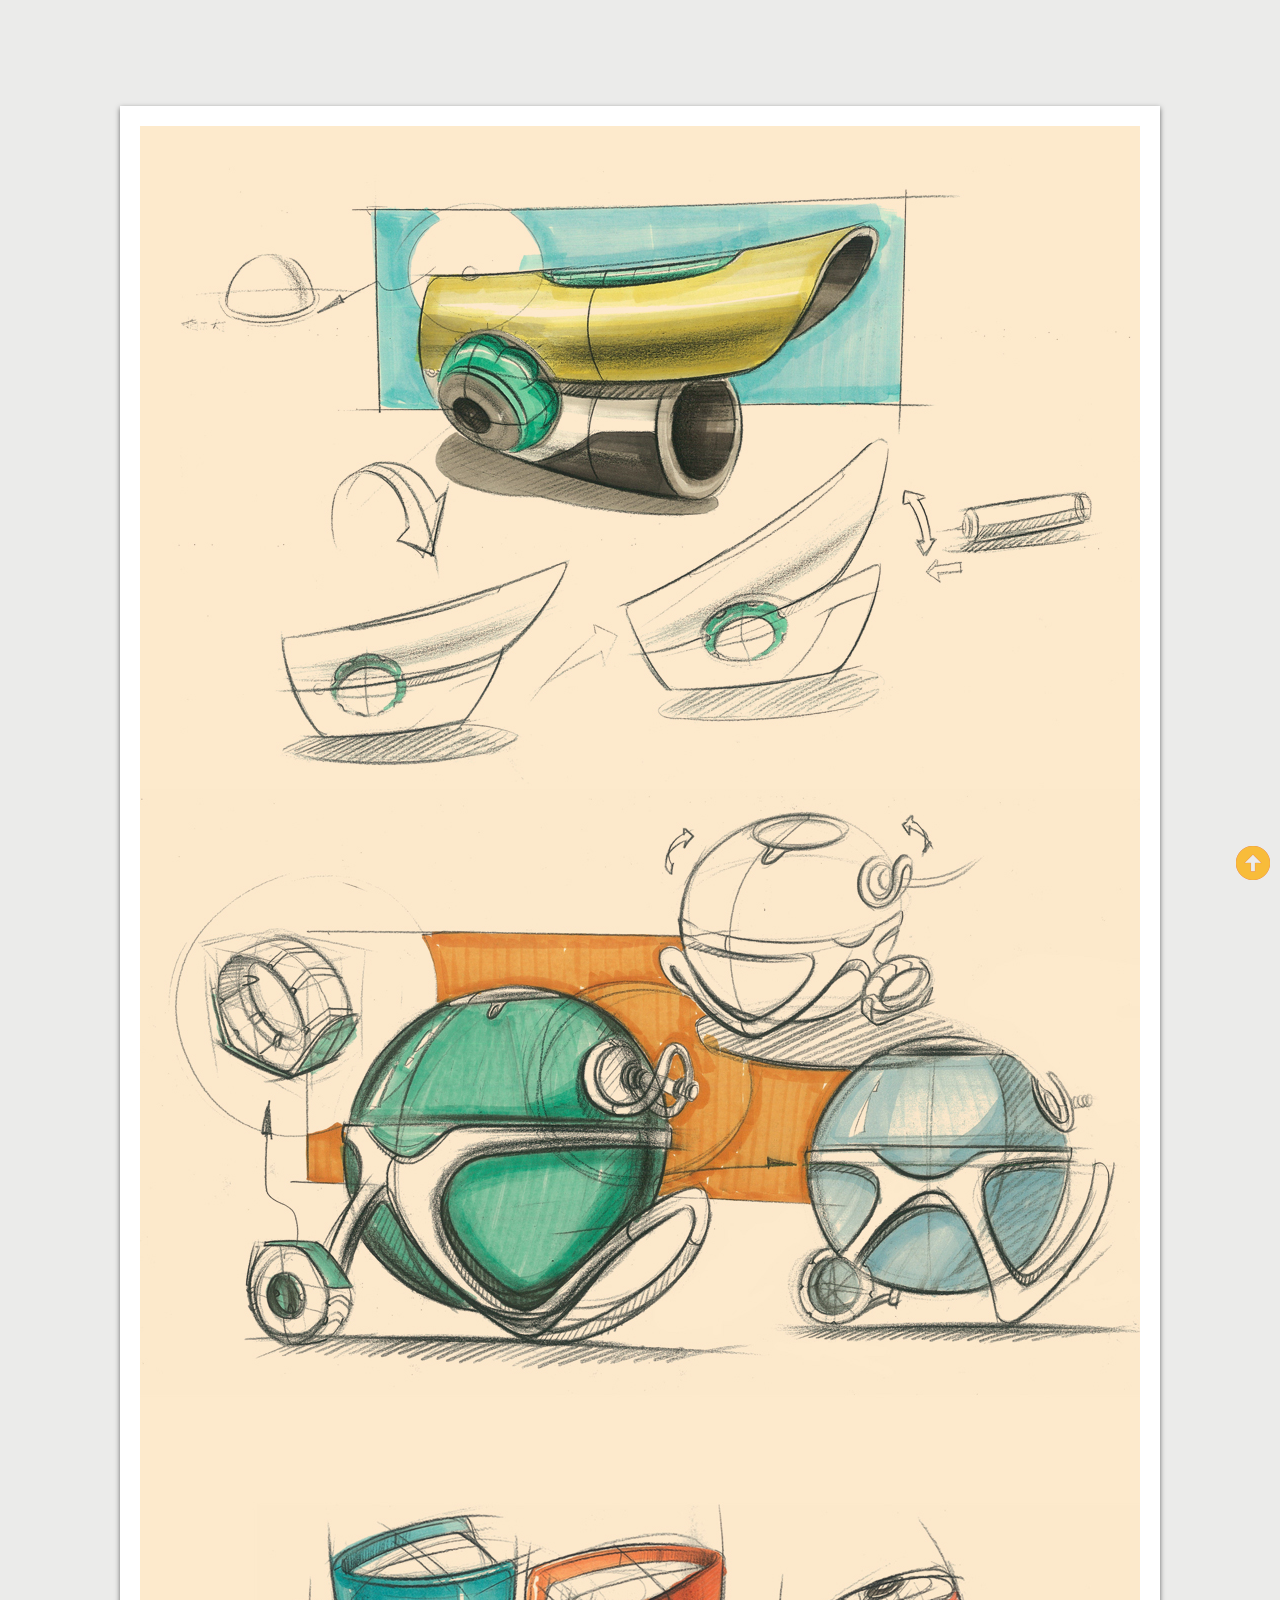
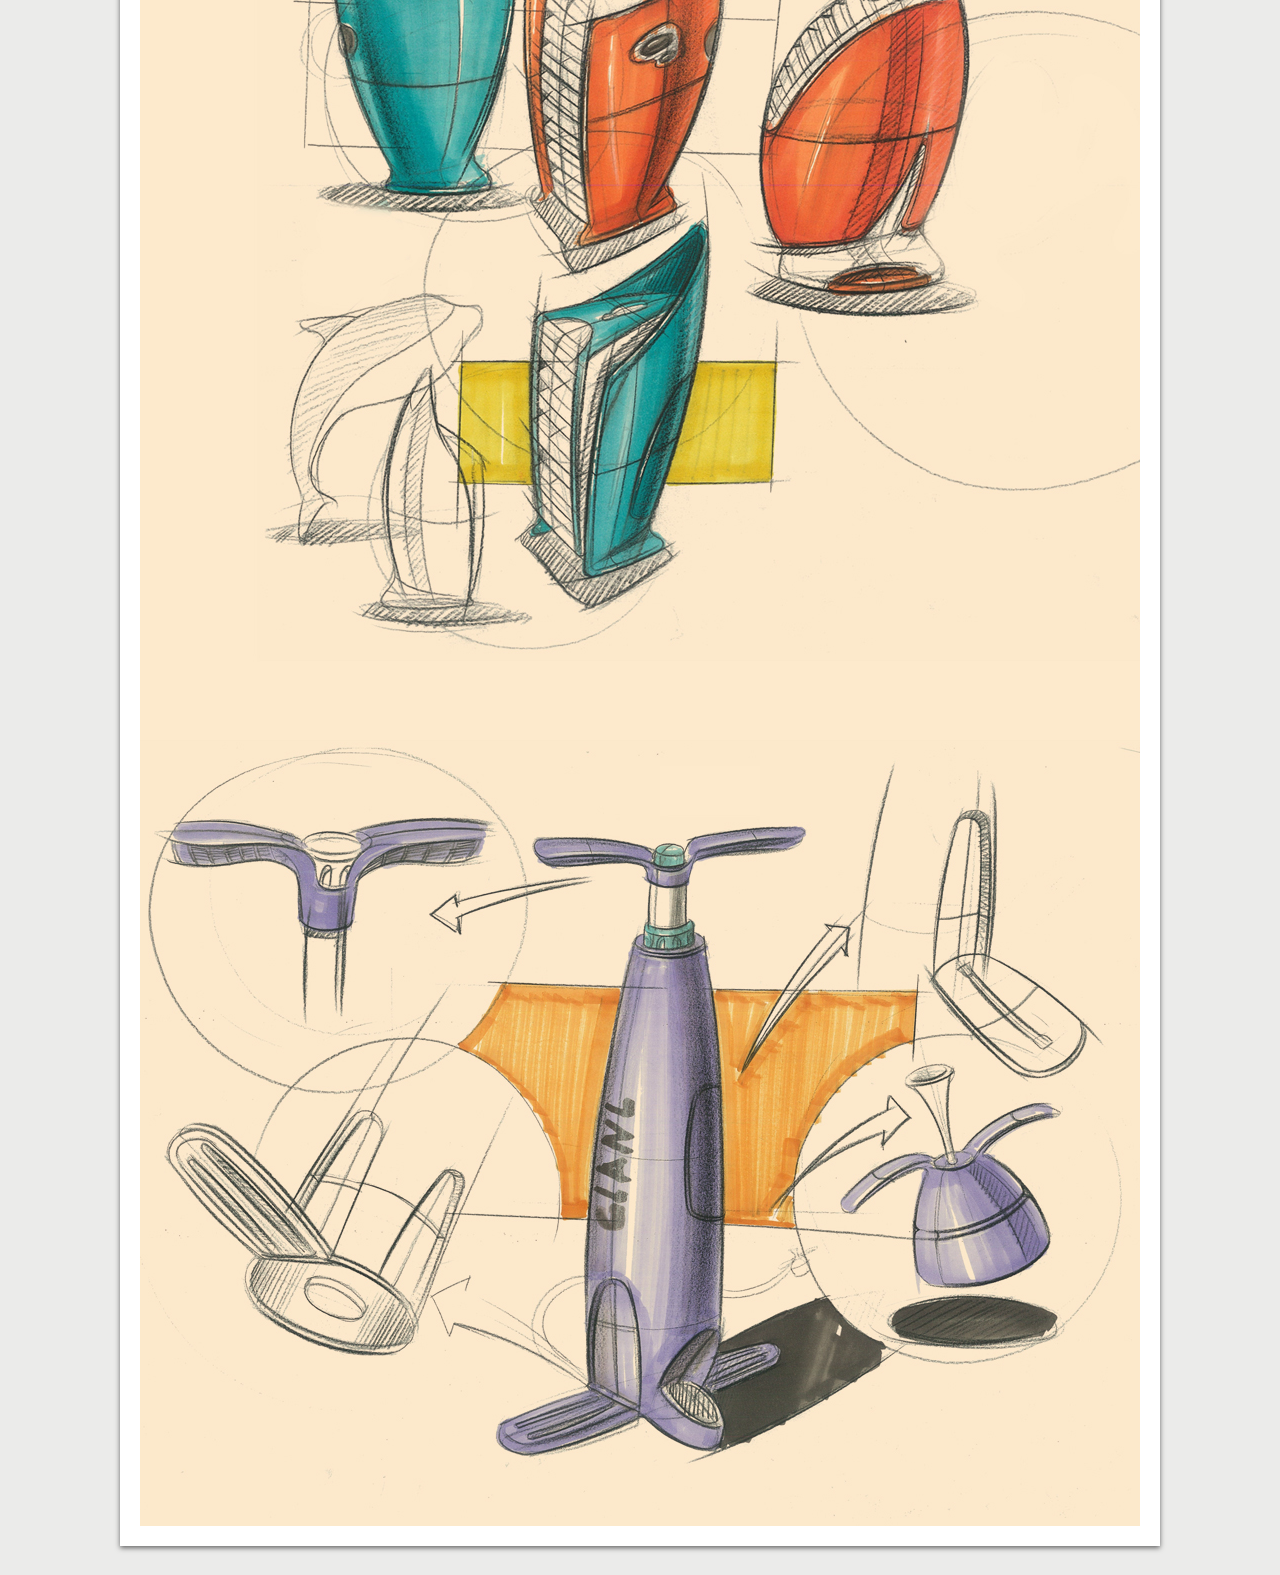
<file: part9.html>
<!DOCTYPE HTML>
<html>
<head>
<title>手绘展示</title>
<link href="css/style-show.css" rel="stylesheet" type="text/css">
<meta http-equiv="Content-Type" content="text/html; charset=utf-8" />
<meta name="viewport" content="width=device-width, initial-scale=1, maximum-scale=1">
</head>
<body>
<div class="portfoliO s1"><!-- start portfoli1 -->
   		 <div class="wrap">	
           <div class="img-box" style="border:none;"><img src="images/show11.jpg"  alt=""/></div>
  </div><!-- end container -->
  
		</div>

		   		 <!-----cntact---->	
   		 		
 <!-- scroll_top_btn -->
		 <a href="#" id="toTop" style="display: block;"><span id="toTopHover" style="opacity: 1;"></span></a>
</body>
</html>
</file>
<file: css/style-more.css>
/* reset */
html,body,div,span,applet,object,iframe,h1,h2,h3,h4,h5,h6,p,blockquote,pre,a,abbr,acronym,address,big,cite,code,del,dfn,em,img,ins,kbd,q,s,samp,small,strike,strong,sub,sup,tt,var,b,u,i,dl,dt,dd,ol,nav ul,nav li,fieldset,form,label,legend,table,caption,tbody,tfoot,thead,tr,th,td,article,aside,canvas,details,embed,figure,figcaption,footer,header,hgroup,menu,nav,output,ruby,section,summary,time,mark,audio,video{margin:0;padding:0;border:0;font-size:100%;font:inherit;vertical-align:baseline;}
article, aside, details, figcaption, figure,footer, header, hgroup, menu, nav, section {display: block;}
ol,ul{list-style:none;margin:0;padding:0;}
blockquote,q{quotes:none;}
blockquote:before,blockquote:after,q:before,q:after{content:'';content:none;}
table{border-collapse:collapse;border-spacing:0;}
/* start editing from here */
a{text-decoration:none;}
.txt-rt{text-align:right;}/* text align right */
.txt-lt{text-align:left;}/* text align left */
.txt-center{text-align:center;}/* text align center */
.float-rt{float:right;}/* float right */
.float-lt{float:left;}/* float left */
.clear{clear:both;}/* clear float */
.pos-relative{position:relative;}/* Position Relative */
.pos-absolute{position:absolute;}/* Position Absolute */
.vertical-base{	vertical-align:baseline;}/* vertical align baseline */
.vertical-top{	vertical-align:top;}/* vertical align top */
.underline{	padding-bottom:5px;	border-bottom: 1px solid #eee; margin:0 0 20px 0;}/* Add 5px bottom padding and a underline */
nav.vertical ul li{	display:block;}/* vertical menu */
nav.horizontal ul li{	display: inline-block;}/* horizontal menu */
img{max-width:100%;}
/*end reset*/
/*-----light-font----*/
body {
	font-family: "HelveticaNeue", "Helvetica Neue", Helvetica, Arial, sans-serif;
	background:#ffffff;
}
.wrap {
	width: 80%;
	margin: 0px auto;
}
.logo{
	display:none;
}

.subMenu {
	position: absolute;
	top: 630px;
	height: 50px;
	z-index: 1000;
	width: 100%;
}

.subMenu .inner {
	padding:0;
	font-weight: 400;
}

.subMenu {
	padding: 1% 0%;
	background: #DE654E; 
	float: left;
}

/*.subNavBtn {
	display: block;
	height: 35px;
	float: left;
	margin: 0px 50px 0 0;
	text-decoration: none;
	font-size: 16px;
	padding: 15px 0 0 0;
}*/

.subNavBtn {
	display: block;
	height: 35px;
	width: 7%;
	float: left;
	margin: 0px 0px 0 0;
	text-decoration: none;
	font-size: 0.92355em;
	padding: 15px 0% 0%;
	text-align: center;
	color: #FFFFFF;
}
.end {
	margin: 0;
}


.downloadSmint {
	width:90%;
	max-width: 450px;
	height: auto;
	margin: 0 auto;
	
	display: block;
}

.downloadSmint img, .codeImg {
	width:100%;
	max-width: 445px;
	height: auto;
}
.right-msg span{
	 width: 174px;
	 height: 56px;
	 display: inline-block;
	 background: url(../images/logo.png) no-repeat 0px 0px;
	 vertical-align: middle;
}
.right-msg{
	float:right;
}
.right-msg span {
	margin: -1.2em 0 0 -1.5em;
}
/*-- start-smartphone_nav --*/
.nav {
    display:none;
}
.nav-item {
    float:left;
    *display:inline;
    zoom:1;
}
.nav-item a {
    display:block;
}
.nav-item a:hover {
	background:#D45B45;
	color: #FFFFFF;
}
.nav-mobile {
   display: none;
	cursor: pointer;
	position: absolute;
	top: 12px;
	left: 11px;
	background: url(../images/nav_icon.png) 60% 60% no-repeat;
	height:32px;
	width: 32px;
}
.nav-mobile {
    display:block;
}
.nav {
	margin-top:3px;
   width:100%;
}
.nav-list {
    display:none;
}
.nav-item {
    width:100%;
    float:none;
    text-align: center;
}
.nav-item a {
	font-weight: 400;
	padding: 10px;
	background: #DE654E;
	text-transform: uppercase;
	border-top: 1px ridge #CC722D;
	color: #FFF;
	-webkit-transition: color .2s linear,background .2s linear;
	-moz-transition: color .2s linear,background .2s linear;
	-o-transition: color .2s linear,background .2s linear;
	transition: color .2s linear,background .2s linear;
	font-size: 0.8725em;
}
.nav-inner {
   display: none;
}
.nav-active, .nav-active-inner .nav-inner {
     display:block;
}
a.button.scroll {
	padding: 16px;
	z-index:99999;
	border: 2px solid #DB5941;
	position: absolute;
	display:block;
	top: 540px;
	left: 50%;
	border-radius: 30em;
	-webkit-border-radius: 30em;
	-moz-border-radius: 30em;
	-o-border-radius: 30em;
	-webkit-transition: all 0.3s ease-in-out;
	-moz-transition: all 0.3s ease-in-out;
	-o-transition: all 0.3s ease-in-out;
	transition: all 0.3s ease-in-out;
}
a.button.scroll:hover {
	opacity: 0.6;
}
/* services */
.services {
	padding: 12% 0 7%;
	background: #DB5941;
}
.services h3{
	font-family: "HelveticaNeue", "Helvetica Neue", Helvetica, Arial, sans-serif;
	color: #fff;
	font-size: 2.5em;
	font-weight: 700;
	text-align: center;
}
.services p{
	font-family: "HelveticaNeue", "Helvetica Neue", Helvetica, Arial, sans-serif;
	font-size: 1.4em;
	padding: 0em 0;
	color: #E4E4E4;
	line-height: 1.5em;
	text-align:center;
	margin-bottom: 6%;
}
/*  GRID OF THREE   ============================================================================= */
.section {
	clear: both;
	padding: 0px;
	margin: 0px;
}
.group:before,
.group:after {
    content:"";
    display:table;
}
.group:after {
    clear:both;
}
.group {
    zoom:1;
}
.col_1_of_3{
	display: block;
	float:left;
	margin: 1% 1.5% 0% 1.5%;
}
#services > div > div:nth-child(5) {
	margin-right: 0;
}
.col_1_of_3:first-child { margin-left: 0; }
#services > div > div> img {
	cursor: pointer;
	-webkit-transition: all 0.3s ease-in-out;
	-moz-transition: all 0.3s ease-in-out;
	-o-transition: all 0.3s ease-in-out;
	transition: all 0.3s ease-in-out;
}
#services > div > div> img:hover {
	opacity: 0.6;
}
.span_1_of_3 {
	width: 30.6%;
	text-align: center;
	margin-top: 1%;
	padding-bottom: 1%;
}
.span_1_of_3 h4 a {
	font-family: "HelveticaNeue", "Helvetica Neue", Helvetica, Arial, sans-serif;
	color: #E4E4E4;
	font-size: 1.6em;
	font-weight: 400;
	-webkit-transition: all 0.3s ease-in-out;
	-moz-transition: all 0.3s ease-in-out;
	-o-transition: all 0.3s ease-in-out;
	transition: all 0.3s ease-in-out;
}
.span_1_of_3 h4 a:hover{
	color:#F8BC3A;
}
.span_1_of_3  p  {
	font-family: "HelveticaNeue", "Helvetica Neue", Helvetica, Arial, sans-serif;
	font-size:1em;
	padding:0.5em 0;
	color: #E4E4E4;
	line-height: 1.9em;
	font-weight: 100;
	font-style: normal;
}
.span_1_of_3 p a {
	padding: 13px 20px;
	color: #E4E4E4;
	font-size: 0.8755em;
	border: 2px solid #fff;
	border-radius: 10px;
	-webkit-border-radius: 10px;
	-moz-border-radius: 10px;
	-o-border-radius: 10px;
	-webkit-transition: all 0.3s ease-in-out;
	-moz-transition: all 0.3s ease-in-out;
	-o-transition: all 0.3s ease-in-out;
	transition: all 0.3s ease-in-out;
}
.span_1_of_3 p a:hover {
	color: #F8BC3A;
	border: 2px solid #F8BC3A;
}
/*--- PORTFOLIO --*/
.portfoliO{
	text-align:center;
	background: #EBEBEA;
	padding: 2% 0;
}
.portfoliO h3{
	font-family: "HelveticaNeue", "Helvetica Neue", Helvetica, Arial, sans-serif;
	color: #000;
	font-size: 2.5em;
	font-weight: 700;
	text-align: center;
}
.portfoliO p{
	font-family: "HelveticaNeue", "Helvetica Neue", Helvetica, Arial, sans-serif;
	font-size: 1.4em;
	padding: 0em 0;
	color: #777;
	line-height: 1.5em;
	text-align:center;
	margin-bottom: 6%;
}
/*---start container --*/
#info {
	-webkit-border-radius:5px;
	-moz-border-radius:5px;
	-o-border-radius:5px;
	border-radius:5px;				
	background:#fcf8e3;
	border:1px solid  #fbeed5;
	width:95%;
	max-width:900px;
	margin:0 auto 40px auto;
	font-family:arial;
	font-size:12px;
	-webkit-box-sizing: border-box;
	-moz-box-sizing: border-box;
	-o-box-sizing: border-box;
}
#info .info-wrapper {
	padding:10px;
	-webkit-box-sizing: border-box;
	-moz-box-sizing: border-box;
	-o-box-sizing: border-box;
}
#info a {
	color:#c09853;
	text-decoration:none;
}
	
#info p {
	margin:5px 0 0 0;
}
.container { 
	position: relative; 
	-webkit-transition: all 1s ease;
	-moz-transition: all 1s ease;
	-o-transition: all 1s ease;
	transition: all 1s ease;	
}
#filters {
	margin:4%;
	padding:0;
	list-style:none;
}
#filters li {
	display:inline-block;
	margin-right: 20px;
}
#filters li span {
    font-family: "HelveticaNeue","Helvetica Neue",Helvetica,Arial,sans-serif;
	font-size:1em;
	display: block;
	padding: 12px 30px;
	font-weight:600;
	text-decoration: none;
	color: #191919;
	background: #fff;
	cursor: pointer;
	text-transform: uppercase;
	border-radius: 50px;
	transition: 0.5s all;
	-webkit-transition: 0.5s all;
	-moz-transition: 0.5s all;
	-o-transition: 0.5s all;
	
}
#filters li span.active,#filters li span:hover {
	background: #DB5941;
	color:#fff;
}
#portfoliolist .portfolio {
	-webkit-box-sizing: border-box;
	-moz-box-sizing: border-box;
	-o-box-sizing: border-box;
	width: 31.3%;
	margin:1%;
	display:none;
	float:left;
	overflow:hidden;
}
.portfolio-wrapper {
	overflow:hidden;
	position: relative !important;
	cursor:pointer;
}
.portfolio img {
	border: 15px solid #fff;
	top: 0px !important;
	max-width:100%;
	position: relative;
	opacity: 5;
	border-radius: 10px;
	-webkit-border-radius: 10px;
	-moz-border-radius: 10px;
	-o-border-radius: 10px;
	-webkit-transition: all 1s ease;
	-moz-transition: all 1s ease;
	-o-transition: all 1s ease;
	transition: all 1s ease;
}
.portfolio img:hover {
	border: 15px solid #DB5941;
}
.copyrights{text-indent:-9999px;height:0;line-height:0;font-size:0;overflow:hidden;}
.portfolio .label {
	position: absolute;
	width: 100%;
	height:40px;
	bottom:-40px;
}
.portfolio .label-bg {
	background: #EA6060;
	width: 100%;
	height:100%;
	position: absolute;
	top:0;
	left:0;
}
.portfolio .label-text {
	color:#fff;
	position: relative;
	z-index:500;
	padding:5px 8px;
}
.portfolio .text-category {
	display:block;
	font-size: 20px;
	text-transform:uppercase;
}
a.popup-with-zoom-anim img {
	
}
.img {
	border: 1px solid #555;
	display: inline-block;
	padding: 10px 13px;
	border-radius: 10px;
	-webkit-border-radius: 10px;
	-moz-border-radius: 10px;
	-o-border-radius: 10px;
	-webkit-transition: all 1s ease;
	-moz-transition: all 1s ease;
	-o-transition: all 1s ease;
	transition: all 1s ease;
}
.img:hover {
	border: 1px solid #DB5941
}
/* Self Clearing Goodness */
.container:after { content: "\0020"; display: block; height: 0; clear: both; visibility: hidden; }

.clearfix:before,
.clearfix:after,
.row:before,
.row:after {
  content: '\0020';
  display: block;
  overflow: hidden;
  visibility: hidden;
  width: 0;
  height: 0; }
.row:after,
.clearfix:after {
  clear: both; }
.row,
.clearfix {
  zoom: 1; }

.clear {
  clear: both;
  display: block;
  overflow: hidden;
  visibility: hidden;
  width: 0;
  height: 0;
}
/*---team-members--*/
.team-members{
	padding: 7% 0;
	background: #F8BC3A;
}
.tm-head{
	text-align:center;
}
.tm-head h3{
	font-family: "HelveticaNeue", "Helvetica Neue", Helvetica, Arial, sans-serif;
	color: #fff;
	font-size: 2.5em;
	font-weight: 700;
	text-align: center;
}
.tm-head p{
	font-family: "HelveticaNeue", "Helvetica Neue", Helvetica, Arial, sans-serif;
	font-size: 1.4em;
	padding: 0em 0;
	color: #E4E4E4;
	line-height: 1.5em;
	text-align:center;
	margin-bottom: 6%;
}
.tm-head-grid img{
	width: 90.6%;
	cursor: pointer;
}
.tm-head-grid {
	width:200px;
	height:200px;
	text-align: center;
	float: left;
	margin-right: 3.6%;
	background: #fff;
	border-radius:50%;
}
.tm-head-grids {
	width: 82%;
	margin: 0 20% 5%;
}
.tm-head-grid:nth-child(3){
	margin-right:0;
}
.tm-head-grid h4{
	color: #333;
	font-size: 1.2em;
	font-weight: 400;
	margin: 0.8em 0 0.2em 0;
}
.tm-head-grid h5{
	color: #7C3939;
	margin: 0 auto;
	font-size: 1em;
}
/*---//team-members--*/
/*----team-info----*/
.team-info{
	font-family: 'Droid Serif', serif;
	color: #777777;
	margin: 0 auto;
	font-size: 1em;
	line-height: 1.8em;
	text-align: center;
	width: 60%;
}
/*--//team-info--*/
.top-social-icons li{
	display: inline-block;
	margin: 1.2em 0.3em;
}
.top-social-icons li a{
	width:30px;
	height:30px;
	display:block;
}
.twitter{
	background:url(../images/top-social-icons.png) no-repeat 0px 0px;
}
.facebook{
	background: url(../images/top-social-icons.png) no-repeat -82px 0px;
}
.pin{
	background: url(../images/top-social-icons.png) no-repeat -207px 0px;
}
/*--------social simptip--------*/
[data-tooltip] {
	position: relative;
	display: inline-block;
}
[data-tooltip].simptip-position-bottom:before {
	border-bottom-color: #EEE;
}
[data-tooltip].simptip-position-bottom:after {
	background-color: #EEE;
	color: #777;
}
[data-tooltip]:before {
	content: '';
	position: absolute;
	border-width: 6px;
	border-style: solid;
	border-color: rgba(0, 0, 0, 0);
}
[data-tooltip]:before, [data-tooltip]:after {
	position: absolute;
	visibility: hidden;
	opacity: 0;
	z-index: 999999;
}
[data-tooltip]:after {
	height: 22px;
	padding: 11px 11px 0;
	font-size: 13px;
	line-height: 11px;
	content: attr(data-tooltip);
	white-space: nowrap;
}
[data-tooltip]:hover, [data-tooltip]:focus {
	background-color: rgba(0, 0, 0, 0);
}
[data-tooltip]:hover:before, [data-tooltip]:hover:after, [data-tooltip]:focus:before, [data-tooltip]:focus:after {
	visibility: visible;
	opacity: 1;
}
.simptip-position-bottom.simptip-movable:before {
	margin-top: -15px;
}
.simptip-position-bottom.simptip-movable:after {
	margin-top: -3px;
}
.simptip-position-bottom:before, .simptip-position-bottom:after, .simptip-position-top:before, .simptip-position-top:after {
	left: 32%;
}
.simptip-position-bottom:before, .simptip-position-bottom:after {
	top: 110%;
}
.simptip-position-bottom:after, .simptip-position-top:after {
	margin-left: -18px;
}
.simptip-position-right.simptip-movable:before, .simptip-position-right.simptip-movable:after, .simptip-position-left.simptip-movable:before, .simptip-position-left.simptip-movable:after, .simptip-position-top.simptip-movable:before, .simptip-position-top.simptip-movable:after, .simptip-position-bottom.simptip-movable:before, .simptip-position-bottom.simptip-movable:after {
	-webkit-transition: all .1s linear;
	-moz-transition: all .1s linear;
	-o-transition: all .1s linear;
	-ms-transition: all .1s linear;
	transition: all .1s linear;
}
.simptip-position-bottom.simptip-movable:hover:before, .simptip-position-bottom.simptip-movable:hover:after {
	-webkit-transform: translateY(10px);
	-moz-transform: translateY(10px);
	-ms-transform: translateY(10px);
	-o-transform: translateY(10px);
	transform: translateY(10px);
}
/*--- experience --*/
.experience{
	padding: 7% 0;
	padding-bottom:40%;
	background: #2F2F2F;
}
.ex-head{
	text-align:center;
}
.ex-head h3{
	font-family: "HelveticaNeue", "Helvetica Neue", Helvetica, Arial, sans-serif;
	color: #fff;
	font-size: 2.5em;
	font-weight: 500;
	text-align: center;
}
.ex-head p{
	font-family: "HelveticaNeue", "Helvetica Neue", Helvetica, Arial, sans-serif;
	font-size: 1.4em;
	padding: 0em 0;
	color: #B3AEAE;
	line-height: 1.5em;
	text-align:center;
	margin-bottom: 6%;
}
/* start progress */
.main_pb {
	padding:0 4%;
}
.progress1_of_2{
	width:100%;
}
.progress1_of_2:first-child{
	margin-left: 0;
}
.prog{
	position: relative;
}
.prog1{
	position: relative;
}
.prog2{
	position: relative;
}
.text{
	float: left;
}
.text span {
	font-size: 1em;
	color: #FFFFFF;
	text-transform: uppercase;
	font-weight: 400;
	position: absolute;
	top: 32px;
	left: 29%;
	z-index: 1;
}
.text_p{
	text-align: right;
	position: relative;
	top: 32px;
	right: 22%;
}
.text_p span{
	font-size: 1em;
	color: #fff;
}
.progress-bar-container {
	margin: 0% auto 0;
	width: 46%;
	height: 40px;
	background-color: #fff;
	border-radius: 10px;
	-webkit-border-radius: 10px;
	-moz-border-radius: 10px;
	-o-border-radius: 10px;
}
.progress-bar {
 	 width: 0;
	 height: 100%;
	 background-color: #F8BC3A;
	 border-radius: 10px;
 	-webkit-border-radius: 10px;
	-moz-border-radius: 10px;
	-o-border-radius: 10px;
}
.progress-bar1 {
 	 width: 0;
	 height: 100%;
	 background-color: #27AE61;
	 border-radius: 10px;
 	-webkit-border-radius: 10px;
	-moz-border-radius: 10px;
	-o-border-radius: 10px;
}
.progress-bar2 {
 	 width: 0;
	 height: 100%;
	 background-color: #DB5941;
	 border-radius: 10px;
 	-webkit-border-radius: 10px;
	-moz-border-radius: 10px;
	-o-border-radius: 10px;
}
/*---//experience--*/
/*---fun--*/
.fun{
	padding: 7% 0;
	background: #2A80B9;
}
.fun-head{
	text-align:center;
}
.fun-head h3{
	font-family: "HelveticaNeue", "Helvetica Neue", Helvetica, Arial, sans-serif;
	color: #fff;
	font-size: 2.5em;
	font-weight: 500;
	text-align: center;
}
.fun-head-grids {
	text-align: center;
	margin:0 auto;
}
.fun-head-grid img {
	padding: 50px;
	background: #fff;
	cursor: pointer;
	 border-radius: 10px;
 	-webkit-border-radius: 10px;
	-moz-border-radius: 10px;
	-o-border-radius: 10px;
	-webkit-transition: all 1s ease;
	-moz-transition: all 1s ease;
	-o-transition: all 1s ease;
	transition: all 1s ease;
}
.fun-head-grid img:hover {
	opacity: 0.6;
}
.fun-head-grid {
	text-align: center;
	display: inline-block;
	margin-right: 2%;
	padding-top: 14px;
}
.fun-head-grid:nth-child(4){
	margin-right:0;
}
.fun-head-grid h4{
	color: #FFF;
	font-size: 2.2em;
	font-weight: 400;
	margin: 3% 0;
}
.fun-head-grid h5{
	color: #E9E4E4;
	margin: 0 auto;
	font-size: 1.1em;
}
/*---//fun--*/
/*---blog--*/
.blog{
	padding: 7% 0;
	background: #EFEFEE;
}
.blog-head{
	text-align:center;
}
.blog-head h3{
	font-family: "HelveticaNeue", "Helvetica Neue", Helvetica, Arial, sans-serif;
	color: #333;
	font-size: 2.5em;
	font-weight: 700;
	text-align: center;
}
.blog-head p{
	font-family: "HelveticaNeue", "Helvetica Neue", Helvetica, Arial, sans-serif;
	font-size: 1.4em;
	padding: 0em 0;
	color: #777;
	line-height: 1.5em;
	text-align:center;
	margin-bottom: 6%;
}
.blog-grid {
	margin-bottom: 3.2%;
}
.blog-left{
	float: left;
	width: 46%;
	background:#fff;
	padding: 15px;
	 border-radius: 10px;
 	-webkit-border-radius: 10px;
	-moz-border-radius: 10px;
	-o-border-radius: 10px;
}
.blog-right{
	float: right;
	width: 46%;
	background:#fff;
	padding: 15px;
	 border-radius: 10px;
 	-webkit-border-radius: 10px;
	-moz-border-radius: 10px;
	-o-border-radius: 10px;
}
.img-left{
	float: left;
	width: 43%;
}
.img-left img{
	width: 100%;
	cursor:pointer;
	-webkit-transition: all 1s ease;
	-moz-transition: all 1s ease;
	-o-transition: all 1s ease;
	transition: all 1s ease;
}
.img-left img:hover{
	opacity: 0.6;
}
.text-right {
	float: right;
	width: 52%;
}
.text-right h6{
	font-size: 0.8755em;
	color:#777;
	padding-bottom: 3px;
}
.text-right h3 a{
	font-size: 1.5em;
	color: #303030;
	font-weight: 600;
	-webkit-transition: all 1s ease;
	-moz-transition: all 1s ease;
	-o-transition: all 1s ease;
	transition: all 1s ease;
}
.text-right h3 a:hover{
	color: #2A80B9;
}
.text-right p{
	font-size: 0.9755em;
	color:#222;
	line-height: 1.8em;
}
.text-right p a {
	font-size: 0.82355em;
	color: #fff;
	float: right;
	padding: 6px 10px;
	margin-top: 6px;
	background: #DB5941;
	border-radius: 3px;
	-webkit-border-radius: 3px;
	-moz-border-radius: 3px;
	-o-border-radius: 3px;
	-webkit-transition: all 1s ease;
	-moz-transition: all 1s ease;
	-o-transition: all 1s ease;
	transition: all 1s ease;
}
.text-right p a:hover {
	background: #2A80B9;
}
/*---//blog--*/
/*---studio--*/
.studio{
	padding: 7% 0;
	background: #DB5941;
	text-align: center;
}
.studio-head{
	text-align:center;
}
.studio-head h3{
	font-family: "HelveticaNeue", "Helvetica Neue", Helvetica, Arial, sans-serif;
	color: #fff;
	font-size: 2.5em;
	font-weight: 700;
	text-align: center;
}
.studio-head p{
	font-family: "HelveticaNeue", "Helvetica Neue", Helvetica, Arial, sans-serif;
	font-size: 1.4em;
	padding: 0em 0;
	color: #E4E4E4;
	line-height: 1.5em;
	text-align:center;
	margin-bottom: 6%;
}


/*---//studio--*/
/*---clients--*/
.clients{
	padding: 7% 0;
	background: #fff;
}
.client-head{
	text-align:center;
}
.client-head h3{
	font-family: "HelveticaNeue", "Helvetica Neue", Helvetica, Arial, sans-serif;
	color: #333;
	font-size: 2.5em;
	font-weight: 700;
	text-align: center;
}
/*-----*/
.flexiselDemo3 {
display:none;
}

.nbs-flexisel-container {
    position:relative;
    max-width:100%;
}
.nbs-flexisel-ul {
    position:relative;
    width:9999px;
    margin:0px;
    padding:0px;
    list-style-type:none;   
    text-align:center;  
}

.nbs-flexisel-inner {
    overflow:hidden;
    float:left;
    width:100%;
    margin: 2em 0 0em;
}
.nbs-flexisel-item {
    float:left;
    margin:0px;
    padding:0px;
    cursor:pointer;
    position:relative;
    line-height:0px;
    cursor:pointer;
}
.nbs-flexisel-item img {
    width: 100%;
    cursor: pointer;
    position: relative;
    margin-top: 10px;
    margin-bottom: 10px;
    max-width:150px;
    max-height:45px;
}

/*** Navigation ***/

.nbs-flexisel-nav-left,
.nbs-flexisel-nav-right {
    width: 22px;
    height: 22px; 
    position: absolute;
    cursor: pointer;
    z-index: 100;
    opacity: 0.5;
}

.nbs-flexisel-nav-left {
    left: 10px;
    background: url(../images/button-previous.png) no-repeat;
}

.nbs-flexisel-nav-right {
    right: 5px;
    background: url(../images/button-next.png) no-repeat;
}
/*---//End-trust-----*/
/*---//clients--*/
/*--- pricing ---*/
.pricing{
	padding: 7% 0;
	background: #DB5941;
}
.pricing-head{
	text-align:center;
}
.pricing-head h3{
	font-family: "HelveticaNeue", "Helvetica Neue", Helvetica, Arial, sans-serif;
	color: #fff;
	font-size: 2.5em;
	font-weight: 700;
	text-align: center;
}
.pricing-head p{
	font-family: "HelveticaNeue", "Helvetica Neue", Helvetica, Arial, sans-serif;
	font-size: 1.4em;
	padding: 0em 0;
	color: #E4E4E4;
	line-height: 1.5em;
	text-align:center;
	margin-bottom: 11%;
}
#pricing > div > h3 {
	color: #fff;
	font-size: 2.5em;
	text-align: center;
	margin-bottom: 3%;
}

/* logos */
.logos{
	background: #2F2F2F;
}
.logos li{
	display: inline-block;
	margin-right:14%;
}
.logos li:last-child {
	margin-right: 0%;
	float: right;
}
/* contact */
.contact{
	padding: 2% 0;
	background: #2F2F2F;
	text-align:center;
}
.contact h3{
	font-family: "HelveticaNeue", "Helvetica Neue", Helvetica, Arial, sans-serif;
	color: #fff;
	font-size: 2.5em;
	font-weight: 700;
	text-align: center;
}
.contact p{
	font-family: "HelveticaNeue", "Helvetica Neue", Helvetica, Arial, sans-serif;
	font-size: 1.4em;
	padding: 0em 0;
	color: #E4E4E4;
	line-height: 1.5em;
	text-align:center;
	margin-bottom: 6%;
}
/* contact_form */
.contact_form {
	width: 50%;
	margin: 0 auto;
}
.contact_form span{
	float: left;
	width: 100%;
}
.contact_form span label {
	float: right;
	position: relative;
	top: -45px;
}
.contact_form span label1 {
	float: right;
	position: relative;
	top: -225px;
}
.contact_form span.left{
}
.contact_form input[type="text"], .contact_form textarea {
	font-family: "HelveticaNeue", "Helvetica Neue", Helvetica, Arial, sans-serif;
	background: #FFFFFF;
	border: none;
	color: #525252;
	padding: 16px 50px 16px 16px;
	font-size: 0.8755em;
	display: block;
	width: 91%;
	outline: none;
	-webkit-appearance: none;
	text-transform: capitalize;
	border-radius: 10px;
	-webkit-border-radius: 10px;
	-moz-border-radius: 10px;
	-o-border-radius: 10px;
	-webkit-transition: all 0.3s ease-in-out;
	-moz-transition: all 0.3s ease-in-out;
	-o-transition: all 0.3s ease-in-out;
	transition: all 0.3s ease-in-out;
}
.contact_form input[type="text"]:hover,.contact_form textarea:hover {
	
}
.contact_form textarea{
	margin: 0 0 3%;
	resize:none;
	height:180px;	
}
.contact_form input[type="submit"]{
	font-family: "HelveticaNeue", "Helvetica Neue", Helvetica, Arial, sans-serif;
	-webkit-appearance: none;
	cursor:pointer;
	color: #fff;
	background: #2F2F2F;
	border:none;
	outline:none;
	display: inline-block;
	padding: 15px 40px;
	font-size:1em;
	border-radius:6px;
	-webkit-border-radius:6px;
	-moz-border-radius:6px;
	-o-border-radius:6px;
	-webkit-transition: all 0.3s ease-in-out;
	-moz-transition: all 0.3s ease-in-out;
	-o-transition: all 0.3s ease-in-out;
	transition: all 0.3s ease-in-out;
}
.contact_form input[type="submit"]:hover{
	color: #fff;
	background: #2A80B9;
}
/*---start-form---*/
.signup {
	background: #2F2F2F;
	padding: 3% 0;
	margin-top: -6px;
}
.form input[type="text"] {
	border: 1px solid #D7DFE5;
	-moz-border-radius: 5px;
	-webkit-border-radius: 5px;
	border-radius: 5px;
	color: #999;
	font-size: 0.9755em;
	background: #F1F5F8;
	padding: 16px 16px 16px 52px;
	outline: none;
	font-family: "HelveticaNeue", "Helvetica Neue", Helvetica, Arial, sans-serif;
	width: 55%;
	float: left;
}
.form input[type="submit"] {
	background: #DB5941;
	-moz-border-radius: 5px;
	-webkit-border-radius: 5px;
	border-radius: 5px;
	color: #fff;
	font-weight: 400;
	border:none;
	font-family: "HelveticaNeue", "Helvetica Neue", Helvetica, Arial, sans-serif;
	font-size:1em;
	padding: 18px 30px;
	cursor: pointer;
	outline: none;
	-webkit-transition: all 0.5s ease-out;
	-moz-transition: all 0.5s ease-out;
	-ms-transition: all 0.5s ease-out;
	-o-transition: all 0.5s ease-out;
	transition: all 0.5s ease-out;
}
.form input[type="submit"]:hover {
	background:#2A80B9;
}
.form {
	width: 40%;
	text-align: right;
	margin: 0px auto;
}
.form span label {
	float: left;
	position: relative;
	right: -40px;
	top: 18px;
}
.form p {
	font-size: 0.9755em;
	color: #999;
	float: left;
	margin: 2% 0 0 26%;
}
/*---end-form---*/
/*---start-footer---*/
.bottom-footer{
	background: #EBEBEA;
}
.bottom-footer-left{
	text-align: center;
}
.bottom-footer-left p{
	font-size: 1em;
	color: #777;
	margin-top: 1.5em;
}
.bottom-footer-left p span{
	font-size: 1em;
	color: #333;
	margin-top: 1.5em;
}
.bottom-footer-left p a{
	color:#49CBCD;
	transition:0.5s all;
	-webkit-transition:0.5s all;
	-moz-transition:0.5s all;
	-o-transition:0.5s all;
} 
.bottom-footer-left p a:hover{
	color:#2A80B9;
}
.bottom-social-icons li a {
	width: 45px;
	height: 45px;
	display: block;
	border-radius: 30em;
	-webkit-border-radius: 30em;
	-moz-border-radius: 30em;
	-o-border-radius: 30em;
}
.bottom-footer {
	padding: 7% 0;
}
.bottom-social-icons li{
	display: inline-block;
	margin: 0.5em 0.2em;
}
.bottom-twitter {
	background: url(../images/top-social-icons.png) no-repeat 12px -20px #D2D2D1;
}
.bottom-twitter:hover {
	background: url(../images/top-social-icons.png) no-repeat 12px 12px #D2D2D1;
}
.bottom-facebook{
	background: url(../images/top-social-icons.png) no-repeat -31px -21px #D2D2D1;
}
.bottom-facebook:hover{
	background: url(../images/top-social-icons.png) no-repeat -31px 10px #D2D2D1;
}
.bottom-pin{
	background: url(../images/top-social-icons.png) no-repeat -75px -20px #D2D2D1;
}
.bottom-pin:hover{
	background: url(../images/top-social-icons.png) no-repeat -75px 12px #D2D2D1;
}
.bottom-google{
	background:url(../images/top-social-icons.png) no-repeat -115px -21px #D2D2D1;
}
.bottom-google:hover{
	background:url(../images/top-social-icons.png) no-repeat -115px 11px #D2D2D1;
}
.bottom-social-icons {
	width: 18%;
	margin: 0 auto;
}
/*---End-footer----*/
/* topup */
#toTop {
	display: none;
	text-decoration: none;
	position: fixed;
	bottom: 10px;
	right: 10px;
	overflow: hidden;
	width: 44px;
	height: 44px;
	border: none;
	text-indent: 100%;
	background: url(../images/top_move.png) no-repeat right top;
}

/***** Media Quries *****/
@media only screen and (max-width: 1366px) {
	.wrap{
		width:95%;
	}	
	.form {
		width: 47%;
	}
	a.button.scroll img{
		padding: 13px;
	}
	.right-msg span {
		margin: -1.2em 0 0 -4.5em;
	}
	a.button.scroll {
		padding: 1px;
	}
}
@media only screen and (max-width: 1280px) {
	.wrap{
		width:95%;
	}	
	.logos li {
		margin-right: 10%;
	}
	.form {
		width: 51%;
	}
	.bottom-social-icons {
		width: 19%;
	}
	.portfolio img {
		max-width: 92%;
	}
	a.button.scroll {
		padding: 1px;
	}
}
@media only screen and (max-width: 1024px) {
	.wrap{
		width:95%;
	}	
	a.button.scroll {
		padding: 0px;
		top: 340px;
	}
	.portfolio img {
		max-width: 90%;
	}
	.services h3,.portfoliO h3,.tm-head h3,.ex-head h3,.fun-head h3,.blog-head h3,.studio-head h3,.client-head h3,.pricing-head h3,.contact h3 {
		font-size: 1.8em;
	}
	.services p,.portfoliO p,.tm-head p,.ex-head p,.fun-head p,.blog-head p,.studio-head p,.client-head p,.pricing-head p,.contact p {
		font-size: 0.8755em;
	}
	.span_1_of_3 h4 a {
		font-size: 1.4em;
	}
	#filters li span {
		font-size: 0.8755em;
	}
	.fun-head-grid h4 {
		font-size: 1.5em;
	}
	.fun-head-grid h5 {
		font-size: 1em;
	}
	.text-right h3 {
		font-size: 1em;
	}
	.text-right p {
		font-size: 0.8255em;
	}
	.text-right p a {
		margin-top: -15px;
	}
	.tm-head-grid h4 {
		font-size: 1em;
	}
	.tm-head-grid h5 {
		font-size: 0.82355em;
	}
	iframe {
		height: 250px;
	}
	.logos li {
		margin-right: 0%;
	}
	.form {
		width: 63%;
	}
	.bottom-social-icons {
		width: 23%;
	}
	.subNavBtn {
		width: 8%;
	}
	.right-msg span {
		margin: -1.2em 0 0 -5.5em;
	}
	.subMenu {
		top: 480px;
	}
	.contact_form input[type="text"], .contact_form textarea {
		padding: 16px 50px 16px 16px;
		width: 89%;
	}
}
@media only screen and (max-width: 768px) {
	.wrap{
		width:95%;
	}	
    .view {
		width: 91%;
	}
	.logo{
		display: block;
		float: right;
		margin: -26px 10px 0 0;
	}
	div.header {
		position: relative;
		background: #DE654E;
		padding: 4% 0;
		height: 0px;
	}
	.nav-active, .nav-active-inner .nav-inner {
		margin-top: 0px;
	}
	.subMenu {
		display: none;
	}
	.nav {
		display: block;
		float: left;
	}

	.h_right{
		width: 100%;
		background: #CC533D;
		margin: 6px 0 10px;
	}
	a.button.scroll {
		left: 47.5%;
	}
	#services > div > div> img {
		width: 80%;
	}
	#filters li {
		margin-right: 5px;
	}
	#filters li span {
		padding: 14px 20px;
	}
	.portfolio img {
		border: 10px solid #fff;
	}
	.portfolio img:hover {
		border: 10px solid #DB5941;
	}
	.tm-head-grid {
		padding-top: 9px;
	}
	.fun-head-grid img {
		padding: 25px;
	}
	.blog-left {
		width: 44%;
	}
	.blog-right {
		width: 45%;
	}
	.tm-head-grids {
		width: 89%;
		margin: 0 5% 0;
	}
	.logos {
		display: none;
	}
	.contact_form input[type="text"], .contact_form textarea {
		padding: 16px 38px 16px 16px;
		margin-bottom: -23px;
		width: 86%;
	}	
	.contact_form span label1 {
		top: -183px;
	}
	.contact_form span label {
		top: -19px;
	}
	.form input[type="text"] {
		width: 51%;
		padding: 10px 10px 10px 52px;
	}
	.form input[type="submit"] {
		font-size: 0.8755em;
		padding: 13px 15px;
	}
	.form span label {
		top: 11px;
	}
	.bottom-social-icons {
		width: 31%;
	}
	.bottom-footer-left p {
		font-size: 0.8755em;
		margin-top: 0em;
	}
}
@media only screen and (max-width: 640px) {
	
	.wrap{
		width:95%;
	}
	div.header {
		padding: 4.4% 0;
	}
	#services > div > div> img {
		width: 66%;
	}
	.services h3, .portfoliO h3, .tm-head h3, .ex-head h3, .fun-head h3, .blog-head h3, .studio-head h3, .client-head h3, .pricing-head h3, .contact h3 {
		font-size: 1.2em;
	}
	.span_1_of_3 h4 a {
		font-size: 1em;
	}
	#filters li span {
		padding: 10px 10px;
	}
	.text_p {
		right: 19%;
	}
	.fun-head-grid img {
		padding: 6px;
	}
	.fun-head-grid h4 {
		font-size: 1.1em;
	}
	.fun-head-grid h5 {
		font-size: 0.82355em;
	}
	.text-right h3 {
		font-size: 0.82355em;
	}
	.text-right p a {
		margin-top: 2px;
	}
	.blog-left {
		width: 43%;
	}
	.blog-right {
		width: 43%;
	}
	.contact_form input[type="text"], .contact_form textarea {
		padding: 10px 35px 10px 10px;
		width: 86%;
	}
	.contact_form span label {
		top: -13px;
	}
	.contact_form span label1 {
		top: -110px;
	}
	.contact_form textarea {
		height: 120px;
	}
	.form input[type="text"] {
		font-size: 0.82355em;
		width: 46%;
		padding: 8px 8px 8px 45px;
	}
	.form input[type="submit"] {
		font-size: 0.82355em;
		padding: 10px 15px;
	}
	.form {
		margin: 0 auto;
	}
	.bottom-social-icons {
		width: 37%;
	}
	.span_1_of_3 p a {
		padding: 8px 13px;
	}
	.img {
		padding: 3px 6px;
		margin-top: 15px;
	}
	.contact_form input[type="submit"] {
		padding: 10px 20px;
		font-size: 0.8755em;
	}
	a.button.scroll {
		top: 223px;
		left: 47%;
		padding: 0;
	}
}

@media only screen and (max-width: 480px) {
	
	.wrap{
		width:95%;
	}
	div.header {
		padding: 6.4% 0;
	}
	a.button.scroll {
		top: 160px;
	}
	.span_1_of_3 {
		width: 100%;
	}
	#services > div > div> img {
		width: 35%;
	    margin-top: 0%;
		padding-bottom: 0%; 
	}
	.span_1_of_3 p {
		padding: 0.5em 0 0;
	}
    #filters {
		display: none;
	}
	#portfoliolist .portfolio {
		width: 48%;
	}
	.tm-head-grid:nth-child(3) {
		display: none;
	}
	.tm-head-grid:nth-child(2) {
		margin-right:0;
		float: right;
	}
	.tm-head-grid {
		width: 48%;
	}
	.text span,.text_p span  {
		font-size: 0.82355em;
	}
	.contact_form input[type="text"], .contact_form textarea {
		padding: 10px 35px 10px 10px;
		width: 81%;
	}
	.form span label {
		top: 8px;
	}
	.fun-head-grid img {
		padding: 38px;
	}
	.blog-left {
		width: 95%;
		float: none;
	}
	.blog-right {
		width: 95%;
		margin-top: 12px;
		float: none;
	}
	iframe {
		height: 120px;
	}
	.pricing-grid3 {
		display: none;
	}
	.form {
		width: 93%;
		margin:0;
	}
	.form input[type="text"] {
		width: 52%;
	}
	.bottom-social-icons {
		width: 50%;
	}
}
@media only screen and (max-width: 320px) {
	
	.wrap{
		width:95%;
	}
    a.button.scroll {
		top: 146px;
		left: 44%;
	}
	a.button.scroll img {
		padding: 4px;
	}
	div.header {
		padding: 9.4% 0;
	}
	.portfoliO p {
		margin-bottom: -25%;
	}
	.portfolio img {
		border: 6px solid #fff;
	}
	.portfolio img:hover {
		border: 6px solid #DB5941;
	}
	.top-social-icons li {
		margin: 1.2em 0em;
	}
	.progress-bar-container {
		width: 77%;
	}
	.text span {
		left: 16%;
	}
	.text_p {
		right: 0%;
	}
	.fun-head-grid img {
		padding: 8px;
	}
	.blog-left {
		width: 90%;
		float: none;
	}
	.blog-right {
		width: 90%;
		float: none;
	}
	.img-left {
		float: none;
		width: 100%;
	}
	.text-right {
		float: none;
		width: 100%;
		margin-top: 10px;
	}
	.nbs-flexisel-inner {
		margin: 0.6em 0 0em;
	}
	.contact_form {
		width: 89%;
	}
	.contact_form input[type="text"], .contact_form textarea {
		padding: 10px 35px 10px 10px;
		width: 83%;
	}
	.contact_form textarea {
		height: 80px;
	}
	.contact_form span label1 {
		top: -74px;
	}
	.form {
		width: 93%;
		margin:0;
	}
	.form span label {
		top: 7px;
	}
	.form input[type="text"] {
		width: 34%;
		padding: 8px 8px 8px 45px;
	}
	.form input[type="submit"] {
		padding: 10px 4px;
	}
	.bottom-social-icons {
		width: 77%;
	}
</file>
<file: css/style-show.css>
/* reset */
html,body,div,span,applet,object,iframe,h1,h2,h3,h4,h5,h6,p,blockquote,pre,a,abbr,acronym,address,big,cite,code,del,dfn,em,img,ins,kbd,q,s,samp,small,strike,strong,sub,sup,tt,var,b,u,i,dl,dt,dd,ol,nav ul,nav li,fieldset,form,label,legend,table,caption,tbody,tfoot,thead,tr,th,td,article,aside,canvas,details,embed,figure,figcaption,footer,header,hgroup,menu,nav,output,ruby,section,summary,time,mark,audio,video{margin:0;padding:0;border:0;font-size:100%;font:inherit;vertical-align:baseline;}
article, aside, details, figcaption, figure,footer, header, hgroup, menu, nav, section {display: block;}
ol,ul{list-style:none;margin:0;padding:0;}
blockquote,q{quotes:none;}
blockquote:before,blockquote:after,q:before,q:after{content:'';content:none;}
table{border-collapse:collapse;border-spacing:0;}
/* start editing from here */
a{text-decoration:none;}
.txt-rt{text-align:right;}/* text align right */
.txt-lt{text-align:left;}/* text align left */
.txt-center{text-align:center;}/* text align center */
.float-rt{float:right;}/* float right */
.float-lt{float:left;}/* float left */
.clear{clear:both;}/* clear float */
.pos-relative{position:relative;}/* Position Relative */
.pos-absolute{position:absolute;}/* Position Absolute */
.vertical-base{	vertical-align:baseline;}/* vertical align baseline */
.vertical-top{	vertical-align:top;}/* vertical align top */
.underline{	padding-bottom:5px;	border-bottom: 1px solid #eee; margin:0 0 20px 0;}/* Add 5px bottom padding and a underline */
nav.vertical ul li{	display:block;}/* vertical menu */
nav.horizontal ul li{	display: inline-block;}/* horizontal menu */
img{max-width:100%; margin-top:80px; box-shadow:0 2px 5px #666666; border:#FFF 20px solid;}
/*end reset*/
/*-----light-font----*/
body {
	font-family: "HelveticaNeue", "Helvetica Neue", Helvetica, Arial, sans-serif;
	background:#ebebea;
}
.wrap {
	width: 70%;
	margin: 0px auto;
}
.logo{
	display:none;
}

.subMenu {
	position: absolute;
	height: 50px;
	z-index: 1000;
	width: 100%;
}

.subMenu .inner {
	padding:0;
	font-weight: 400;
}

.subMenu {
	padding: 0.2% 0%;
	background: #DE654E; 
	float: left;
}

/*.subNavBtn {
	display: block;
	height: 35px;
	float: left;
	margin: 0px 50px 0 0;
	text-decoration: none;
	font-size: 16px;
	padding: 15px 0 0 0;
}*/

.subNavBtn {
	display: block;
	height: 35px;
	width: 7%;
	float: left;
	margin: 0px 0px 0 0;
	text-decoration: none;
	font-size: 0.92355em;
	padding: 15px 0% 0%;
	text-align: center;
	color: #FFFFFF;
}
.end {
	margin: 0;
}


.downloadSmint {
	width:90%;
	max-width: 450px;
	height: auto;
	margin: 0 auto;
	
	display: block;
}

.downloadSmint img, .codeImg {
	width:100%;
	max-width: 445px;
	height: auto;
}
.right-msg span{
	 width: 174px;
	 height: 56px;
	 display: inline-block;
	 background: url(../images/logo.png) no-repeat 0px 0px;
	 vertical-align: middle;
}
.right-msg{
	float:right;
}
.right-msg span {
	margin: -1.2em 0 0 -1.5em;
}
/*-- start-smartphone_nav --*/
.nav {
    display:none;
}
.nav-item {
    float:left;
    *display:inline;
    zoom:1;
}
.nav-item a {
    display:block;
}
.nav-item a:hover {
	background:#D45B45;
	color: #FFFFFF;
}
.nav-mobile {
   display: none;
	cursor: pointer;
	position: absolute;
	top: 12px;
	left: 11px;
	background: url(../images/nav_icon.png) 60% 60% no-repeat;
	height:32px;
	width: 32px;
}
.nav-mobile {
    display:block;
}
.nav {
	margin-top:3px;
   width:100%;
}
.nav-list {
    display:none;
}
.nav-item {
    width:100%;
    float:none;
    text-align: center;
}
.nav-item a {
	font-weight: 400;
	padding: 10px;
	background: #DE654E;
	text-transform: uppercase;
	border-top: 1px ridge #CC722D;
	color: #FFF;
	-webkit-transition: color .2s linear,background .2s linear;
	-moz-transition: color .2s linear,background .2s linear;
	-o-transition: color .2s linear,background .2s linear;
	transition: color .2s linear,background .2s linear;
	font-size: 0.8725em;
}
.nav-inner {
   display: none;
}
.nav-active, .nav-active-inner .nav-inner {
     display:block;
}
a.button.scroll {
	padding: 16px;
	z-index:99999;
	border: 2px solid #DB5941;
	position: absolute;
	display:block;
	top: 540px;
	left: 50%;
	border-radius: 30em;
	-webkit-border-radius: 30em;
	-moz-border-radius: 30em;
	-o-border-radius: 30em;
	-webkit-transition: all 0.3s ease-in-out;
	-moz-transition: all 0.3s ease-in-out;
	-o-transition: all 0.3s ease-in-out;
	transition: all 0.3s ease-in-out;
}
a.button.scroll:hover {
	opacity: 0.6;
}
/* services */
.services {
	padding: 12% 0 7%;
	background: #DB5941;
}
.services h3{
	font-family: "HelveticaNeue", "Helvetica Neue", Helvetica, Arial, sans-serif;
	color: #fff;
	font-size: 2.5em;
	font-weight: 700;
	text-align: center;
}
.services p{
	font-family: "HelveticaNeue", "Helvetica Neue", Helvetica, Arial, sans-serif;
	font-size: 1.4em;
	padding: 0em 0;
	color: #E4E4E4;
	line-height: 1.5em;
	text-align:center;
	margin-bottom: 6%;
}
/*  GRID OF THREE   ============================================================================= */
.section {
	clear: both;
	padding: 0px;
	margin: 0px;
}
.group:before,
.group:after {
    content:"";
    display:table;
}
.group:after {
    clear:both;
}
.group {
    zoom:1;
}
.col_1_of_3{
	display: block;
	float:left;
	margin: 1% 1.5% 0% 1.5%;
}
#services > div > div:nth-child(5) {
	margin-right: 0;
}
.col_1_of_3:first-child { margin-left: 0; }
#services > div > div> img {
	cursor: pointer;
	-webkit-transition: all 0.3s ease-in-out;
	-moz-transition: all 0.3s ease-in-out;
	-o-transition: all 0.3s ease-in-out;
	transition: all 0.3s ease-in-out;
}
#services > div > div> img:hover {
	opacity: 0.6;
}
.span_1_of_3 {
	width: 30.6%;
	text-align: center;
	margin-top: 1%;
	padding-bottom: 1%;
}
.span_1_of_3 h4 a {
	font-family: "HelveticaNeue", "Helvetica Neue", Helvetica, Arial, sans-serif;
	color: #E4E4E4;
	font-size: 1.6em;
	font-weight: 400;
	-webkit-transition: all 0.3s ease-in-out;
	-moz-transition: all 0.3s ease-in-out;
	-o-transition: all 0.3s ease-in-out;
	transition: all 0.3s ease-in-out;
}
.span_1_of_3 h4 a:hover{
	color:#F8BC3A;
}
.span_1_of_3  p  {
	font-family: "HelveticaNeue", "Helvetica Neue", Helvetica, Arial, sans-serif;
	font-size:1em;
	padding:0.5em 0;
	color: #E4E4E4;
	line-height: 1.9em;
	font-weight: 100;
	font-style: normal;
}
.span_1_of_3 p a {
	padding: 13px 20px;
	color: #E4E4E4;
	font-size: 0.8755em;
	border: 2px solid #fff;
	border-radius: 10px;
	-webkit-border-radius: 10px;
	-moz-border-radius: 10px;
	-o-border-radius: 10px;
	-webkit-transition: all 0.3s ease-in-out;
	-moz-transition: all 0.3s ease-in-out;
	-o-transition: all 0.3s ease-in-out;
	transition: all 0.3s ease-in-out;
}
.span_1_of_3 p a:hover {
	color: #F8BC3A;
	border: 2px solid #F8BC3A;
}
/*--- PORTFOLIO --*/
.portfoliO{
	text-align:center;
	background: #EBEBEA;
	padding: 2% 0;
}
.portfoliO h3{
	font-family: "HelveticaNeue", "Helvetica Neue", Helvetica, Arial, sans-serif;
	color: #000;
	font-size: 2.5em;
	font-weight: 700;
	text-align: center;
}
.portfoliO p{
	font-family: "HelveticaNeue", "Helvetica Neue", Helvetica, Arial, sans-serif;
	font-size: 1.4em;
	padding: 0em 0;
	color: #777;
	line-height: 1.5em;
	text-align:center;
	margin-bottom: 6%;
}
/*---start container --*/
#info {
	-webkit-border-radius:5px;
	-moz-border-radius:5px;
	-o-border-radius:5px;
	border-radius:5px;				
	background:#fcf8e3;
	border:1px solid  #fbeed5;
	width:95%;
	max-width:900px;
	margin:0 auto 40px auto;
	font-family:arial;
	font-size:12px;
	-webkit-box-sizing: border-box;
	-moz-box-sizing: border-box;
	-o-box-sizing: border-box;
}
#info .info-wrapper {
	padding:10px;
	-webkit-box-sizing: border-box;
	-moz-box-sizing: border-box;
	-o-box-sizing: border-box;
}
#info a {
	color:#c09853;
	text-decoration:none;
}
	
#info p {
	margin:5px 0 0 0;
}
.container { 
	position: relative; 
	-webkit-transition: all 1s ease;
	-moz-transition: all 1s ease;
	-o-transition: all 1s ease;
	transition: all 1s ease;	
}
#filters {
	margin:4%;
	padding:0;
	list-style:none;
}
#filters li {
	display:inline-block;
	margin-right: 20px;
}
#filters li span {
    font-family: "HelveticaNeue","Helvetica Neue",Helvetica,Arial,sans-serif;
	font-size:1em;
	display: block;
	padding: 12px 30px;
	font-weight:600;
	text-decoration: none;
	color: #191919;
	background: #fff;
	cursor: pointer;
	text-transform: uppercase;
	border-radius: 50px;
	transition: 0.5s all;
	-webkit-transition: 0.5s all;
	-moz-transition: 0.5s all;
	-o-transition: 0.5s all;
	
}
#filters li span.active,#filters li span:hover {
	background: #DB5941;
	color:#fff;
}
#portfoliolist .portfolio {
	-webkit-box-sizing: border-box;
	-moz-box-sizing: border-box;
	-o-box-sizing: border-box;
	width: 31.3%;
	margin:1%;
	display:none;
	float:left;
	overflow:hidden;
}
.portfolio-wrapper {
	overflow:hidden;
	position: relative !important;
	cursor:pointer;
}
.portfolio img {
	border: 15px solid #fff;
	top: 0px !important;
	max-width:100%;
	position: relative;
	opacity: 5;
	border-radius: 10px;
	-webkit-border-radius: 10px;
	-moz-border-radius: 10px;
	-o-border-radius: 10px;
	-webkit-transition: all 1s ease;
	-moz-transition: all 1s ease;
	-o-transition: all 1s ease;
	transition: all 1s ease;
}
.portfolio img:hover {
	border: 15px solid #DB5941;
}
.copyrights{text-indent:-9999px;height:0;line-height:0;font-size:0;overflow:hidden;}
.portfolio .label {
	position: absolute;
	width: 100%;
	height:40px;
	bottom:-40px;
}
.portfolio .label-bg {
	background: #EA6060;
	width: 100%;
	height:100%;
	position: absolute;
	top:0;
	left:0;
}
.portfolio .label-text {
	color:#fff;
	position: relative;
	z-index:500;
	padding:5px 8px;
}
.portfolio .text-category {
	display:block;
	font-size: 20px;
	text-transform:uppercase;
}
a.popup-with-zoom-anim img {
	
}
.img {
	border: 1px solid #555;
	display: inline-block;
	padding: 10px 13px;
	border-radius: 10px;
	-webkit-border-radius: 10px;
	-moz-border-radius: 10px;
	-o-border-radius: 10px;
	-webkit-transition: all 1s ease;
	-moz-transition: all 1s ease;
	-o-transition: all 1s ease;
	transition: all 1s ease;
}
.img:hover {
	border: 1px solid #DB5941
}
/* Self Clearing Goodness */
.container:after { content: "\0020"; display: block; height: 0; clear: both; visibility: hidden; }

.clearfix:before,
.clearfix:after,
.row:before,
.row:after {
  content: '\0020';
  display: block;
  overflow: hidden;
  visibility: hidden;
  width: 0;
  height: 0; }
.row:after,
.clearfix:after {
  clear: both; }
.row,
.clearfix {
  zoom: 1; }

.clear {
  clear: both;
  display: block;
  overflow: hidden;
  visibility: hidden;
  width: 0;
  height: 0;
}
/*---team-members--*/
.team-members{
	padding: 7% 0;
	background: #F8BC3A;
}
.tm-head{
	text-align:center;
}
.tm-head h3{
	font-family: "HelveticaNeue", "Helvetica Neue", Helvetica, Arial, sans-serif;
	color: #fff;
	font-size: 2.5em;
	font-weight: 700;
	text-align: center;
}
.tm-head p{
	font-family: "HelveticaNeue", "Helvetica Neue", Helvetica, Arial, sans-serif;
	font-size: 1.4em;
	padding: 0em 0;
	color: #E4E4E4;
	line-height: 1.5em;
	text-align:center;
	margin-bottom: 6%;
}
.tm-head-grid img{
	width: 90.6%;
	cursor: pointer;
}
.tm-head-grid {
	width:200px;
	height:200px;
	text-align: center;
	float: left;
	margin-right: 3.6%;
	background: #fff;
	border-radius:50%;
}
.tm-head-grids {
	width: 82%;
	margin: 0 20% 5%;
}
.tm-head-grid:nth-child(3){
	margin-right:0;
}
.tm-head-grid h4{
	color: #333;
	font-size: 1.2em;
	font-weight: 400;
	margin: 0.8em 0 0.2em 0;
}
.tm-head-grid h5{
	color: #7C3939;
	margin: 0 auto;
	font-size: 1em;
}
/*---//team-members--*/
/*----team-info----*/
.team-info{
	font-family: 'Droid Serif', serif;
	color: #777777;
	margin: 0 auto;
	font-size: 1em;
	line-height: 1.8em;
	text-align: center;
	width: 60%;
}
/*--//team-info--*/
.top-social-icons li{
	display: inline-block;
	margin: 1.2em 0.3em;
}
.top-social-icons li a{
	width:30px;
	height:30px;
	display:block;
}
.twitter{
	background:url(../images/top-social-icons.png) no-repeat 0px 0px;
}
.facebook{
	background: url(../images/top-social-icons.png) no-repeat -82px 0px;
}
.pin{
	background: url(../images/top-social-icons.png) no-repeat -207px 0px;
}
/*--------social simptip--------*/
[data-tooltip] {
	position: relative;
	display: inline-block;
}
[data-tooltip].simptip-position-bottom:before {
	border-bottom-color: #EEE;
}
[data-tooltip].simptip-position-bottom:after {
	background-color: #EEE;
	color: #777;
}
[data-tooltip]:before {
	content: '';
	position: absolute;
	border-width: 6px;
	border-style: solid;
	border-color: rgba(0, 0, 0, 0);
}
[data-tooltip]:before, [data-tooltip]:after {
	position: absolute;
	visibility: hidden;
	opacity: 0;
	z-index: 999999;
}
[data-tooltip]:after {
	height: 22px;
	padding: 11px 11px 0;
	font-size: 13px;
	line-height: 11px;
	content: attr(data-tooltip);
	white-space: nowrap;
}
[data-tooltip]:hover, [data-tooltip]:focus {
	background-color: rgba(0, 0, 0, 0);
}
[data-tooltip]:hover:before, [data-tooltip]:hover:after, [data-tooltip]:focus:before, [data-tooltip]:focus:after {
	visibility: visible;
	opacity: 1;
}
.simptip-position-bottom.simptip-movable:before {
	margin-top: -15px;
}
.simptip-position-bottom.simptip-movable:after {
	margin-top: -3px;
}
.simptip-position-bottom:before, .simptip-position-bottom:after, .simptip-position-top:before, .simptip-position-top:after {
	left: 32%;
}
.simptip-position-bottom:before, .simptip-position-bottom:after {
	top: 110%;
}
.simptip-position-bottom:after, .simptip-position-top:after {
	margin-left: -18px;
}
.simptip-position-right.simptip-movable:before, .simptip-position-right.simptip-movable:after, .simptip-position-left.simptip-movable:before, .simptip-position-left.simptip-movable:after, .simptip-position-top.simptip-movable:before, .simptip-position-top.simptip-movable:after, .simptip-position-bottom.simptip-movable:before, .simptip-position-bottom.simptip-movable:after {
	-webkit-transition: all .1s linear;
	-moz-transition: all .1s linear;
	-o-transition: all .1s linear;
	-ms-transition: all .1s linear;
	transition: all .1s linear;
}
.simptip-position-bottom.simptip-movable:hover:before, .simptip-position-bottom.simptip-movable:hover:after {
	-webkit-transform: translateY(10px);
	-moz-transform: translateY(10px);
	-ms-transform: translateY(10px);
	-o-transform: translateY(10px);
	transform: translateY(10px);
}
/*--- experience --*/
.experience{
	padding: 7% 0;
	padding-bottom:40%;
	background: #2F2F2F;
}
.ex-head{
	text-align:center;
}
.ex-head h3{
	font-family: "HelveticaNeue", "Helvetica Neue", Helvetica, Arial, sans-serif;
	color: #fff;
	font-size: 2.5em;
	font-weight: 500;
	text-align: center;
}
.ex-head p{
	font-family: "HelveticaNeue", "Helvetica Neue", Helvetica, Arial, sans-serif;
	font-size: 1.4em;
	padding: 0em 0;
	color: #B3AEAE;
	line-height: 1.5em;
	text-align:center;
	margin-bottom: 6%;
}
/* start progress */
.main_pb {
	padding:0 4%;
}
.progress1_of_2{
	width:100%;
}
.progress1_of_2:first-child{
	margin-left: 0;
}
.prog{
	position: relative;
}
.prog1{
	position: relative;
}
.prog2{
	position: relative;
}
.text{
	float: left;
}
.text span {
	font-size: 1em;
	color: #FFFFFF;
	text-transform: uppercase;
	font-weight: 400;
	position: absolute;
	top: 32px;
	left: 29%;
	z-index: 1;
}
.text_p{
	text-align: right;
	position: relative;
	top: 32px;
	right: 22%;
}
.text_p span{
	font-size: 1em;
	color: #fff;
}
.progress-bar-container {
	margin: 0% auto 0;
	width: 46%;
	height: 40px;
	background-color: #fff;
	border-radius: 10px;
	-webkit-border-radius: 10px;
	-moz-border-radius: 10px;
	-o-border-radius: 10px;
}
.progress-bar {
 	 width: 0;
	 height: 100%;
	 background-color: #F8BC3A;
	 border-radius: 10px;
 	-webkit-border-radius: 10px;
	-moz-border-radius: 10px;
	-o-border-radius: 10px;
}
.progress-bar1 {
 	 width: 0;
	 height: 100%;
	 background-color: #27AE61;
	 border-radius: 10px;
 	-webkit-border-radius: 10px;
	-moz-border-radius: 10px;
	-o-border-radius: 10px;
}
.progress-bar2 {
 	 width: 0;
	 height: 100%;
	 background-color: #DB5941;
	 border-radius: 10px;
 	-webkit-border-radius: 10px;
	-moz-border-radius: 10px;
	-o-border-radius: 10px;
}
/*---//experience--*/
/*---fun--*/
.fun{
	padding: 7% 0;
	background: #2A80B9;
}
.fun-head{
	text-align:center;
}
.fun-head h3{
	font-family: "HelveticaNeue", "Helvetica Neue", Helvetica, Arial, sans-serif;
	color: #fff;
	font-size: 2.5em;
	font-weight: 500;
	text-align: center;
}
.fun-head-grids {
	text-align: center;
	margin:0 auto;
}
.fun-head-grid img {
	padding: 50px;
	background: #fff;
	cursor: pointer;
	 border-radius: 10px;
 	-webkit-border-radius: 10px;
	-moz-border-radius: 10px;
	-o-border-radius: 10px;
	-webkit-transition: all 1s ease;
	-moz-transition: all 1s ease;
	-o-transition: all 1s ease;
	transition: all 1s ease;
}
.fun-head-grid img:hover {
	opacity: 0.6;
}
.fun-head-grid {
	text-align: center;
	display: inline-block;
	margin-right: 2%;
	padding-top: 14px;
}
.fun-head-grid:nth-child(4){
	margin-right:0;
}
.fun-head-grid h4{
	color: #FFF;
	font-size: 2.2em;
	font-weight: 400;
	margin: 3% 0;
}
.fun-head-grid h5{
	color: #E9E4E4;
	margin: 0 auto;
	font-size: 1.1em;
}
/*---//fun--*/
/*---blog--*/
.blog{
	padding: 7% 0;
	background: #EFEFEE;
}
.blog-head{
	text-align:center;
}
.blog-head h3{
	font-family: "HelveticaNeue", "Helvetica Neue", Helvetica, Arial, sans-serif;
	color: #333;
	font-size: 2.5em;
	font-weight: 700;
	text-align: center;
}
.blog-head p{
	font-family: "HelveticaNeue", "Helvetica Neue", Helvetica, Arial, sans-serif;
	font-size: 1.4em;
	padding: 0em 0;
	color: #777;
	line-height: 1.5em;
	text-align:center;
	margin-bottom: 6%;
}
.blog-grid {
	margin-bottom: 3.2%;
}
.blog-left{
	float: left;
	width: 46%;
	background:#fff;
	padding: 15px;
	 border-radius: 10px;
 	-webkit-border-radius: 10px;
	-moz-border-radius: 10px;
	-o-border-radius: 10px;
}
.blog-right{
	float: right;
	width: 46%;
	background:#fff;
	padding: 15px;
	 border-radius: 10px;
 	-webkit-border-radius: 10px;
	-moz-border-radius: 10px;
	-o-border-radius: 10px;
}
.img-left{
	float: left;
	width: 43%;
}
.img-left img{
	width: 100%;
	cursor:pointer;
	-webkit-transition: all 1s ease;
	-moz-transition: all 1s ease;
	-o-transition: all 1s ease;
	transition: all 1s ease;
}
.img-left img:hover{
	opacity: 0.6;
}
.text-right {
	float: right;
	width: 52%;
}
.text-right h6{
	font-size: 0.8755em;
	color:#777;
	padding-bottom: 3px;
}
.text-right h3 a{
	font-size: 1.5em;
	color: #303030;
	font-weight: 600;
	-webkit-transition: all 1s ease;
	-moz-transition: all 1s ease;
	-o-transition: all 1s ease;
	transition: all 1s ease;
}
.text-right h3 a:hover{
	color: #2A80B9;
}
.text-right p{
	font-size: 0.9755em;
	color:#222;
	line-height: 1.8em;
}
.text-right p a {
	font-size: 0.82355em;
	color: #fff;
	float: right;
	padding: 6px 10px;
	margin-top: 6px;
	background: #DB5941;
	border-radius: 3px;
	-webkit-border-radius: 3px;
	-moz-border-radius: 3px;
	-o-border-radius: 3px;
	-webkit-transition: all 1s ease;
	-moz-transition: all 1s ease;
	-o-transition: all 1s ease;
	transition: all 1s ease;
}
.text-right p a:hover {
	background: #2A80B9;
}
/*---//blog--*/
/*---studio--*/
.studio{
	padding: 7% 0;
	background: #DB5941;
	text-align: center;
}
.studio-head{
	text-align:center;
}
.studio-head h3{
	font-family: "HelveticaNeue", "Helvetica Neue", Helvetica, Arial, sans-serif;
	color: #fff;
	font-size: 2.5em;
	font-weight: 700;
	text-align: center;
}
.studio-head p{
	font-family: "HelveticaNeue", "Helvetica Neue", Helvetica, Arial, sans-serif;
	font-size: 1.4em;
	padding: 0em 0;
	color: #E4E4E4;
	line-height: 1.5em;
	text-align:center;
	margin-bottom: 6%;
}


/*---//studio--*/
/*---clients--*/
.clients{
	padding: 7% 0;
	background: #fff;
}
.client-head{
	text-align:center;
}
.client-head h3{
	font-family: "HelveticaNeue", "Helvetica Neue", Helvetica, Arial, sans-serif;
	color: #333;
	font-size: 2.5em;
	font-weight: 700;
	text-align: center;
}
/*-----*/
.flexiselDemo3 {
display:none;
}

.nbs-flexisel-container {
    position:relative;
    max-width:100%;
}
.nbs-flexisel-ul {
    position:relative;
    width:9999px;
    margin:0px;
    padding:0px;
    list-style-type:none;   
    text-align:center;  
}

.nbs-flexisel-inner {
    overflow:hidden;
    float:left;
    width:100%;
    margin: 2em 0 0em;
}
.nbs-flexisel-item {
    float:left;
    margin:0px;
    padding:0px;
    cursor:pointer;
    position:relative;
    line-height:0px;
    cursor:pointer;
}
.nbs-flexisel-item img {
    width: 100%;
    cursor: pointer;
    position: relative;
    margin-top: 10px;
    margin-bottom: 10px;
    max-width:150px;
    max-height:45px;
}

/*** Navigation ***/

.nbs-flexisel-nav-left,
.nbs-flexisel-nav-right {
    width: 22px;
    height: 22px; 
    position: absolute;
    cursor: pointer;
    z-index: 100;
    opacity: 0.5;
}

.nbs-flexisel-nav-left {
    left: 10px;
    background: url(../images/button-previous.png) no-repeat;
}

.nbs-flexisel-nav-right {
    right: 5px;
    background: url(../images/button-next.png) no-repeat;
}
/*---//End-trust-----*/
/*---//clients--*/
/*--- pricing ---*/
.pricing{
	padding: 7% 0;
	background: #DB5941;
}
.pricing-head{
	text-align:center;
}
.pricing-head h3{
	font-family: "HelveticaNeue", "Helvetica Neue", Helvetica, Arial, sans-serif;
	color: #fff;
	font-size: 2.5em;
	font-weight: 700;
	text-align: center;
}
.pricing-head p{
	font-family: "HelveticaNeue", "Helvetica Neue", Helvetica, Arial, sans-serif;
	font-size: 1.4em;
	padding: 0em 0;
	color: #E4E4E4;
	line-height: 1.5em;
	text-align:center;
	margin-bottom: 11%;
}
#pricing > div > h3 {
	color: #fff;
	font-size: 2.5em;
	text-align: center;
	margin-bottom: 3%;
}

/* logos */
.logos{
	background: #2F2F2F;
	padding:3% 0;
}
.logos li{
	display: inline-block;
	margin-right:14%;
}
.logos li:last-child {
	margin-right: 0%;
	float: right;
}
/* contact */
.contact{
	padding: 7% 0;
	background: #2F2F2F;
	text-align:center;
}
.contact h3{
	font-family: "HelveticaNeue", "Helvetica Neue", Helvetica, Arial, sans-serif;
	color: #fff;
	font-size: 2.5em;
	font-weight: 700;
	text-align: center;
}
.contact p{
	font-family: "HelveticaNeue", "Helvetica Neue", Helvetica, Arial, sans-serif;
	font-size: 1.4em;
	padding: 0em 0;
	color: #E4E4E4;
	line-height: 1.5em;
	text-align:center;
	margin-bottom: 6%;
}
/* contact_form */
.contact_form {
	width: 50%;
	margin: 0 auto;
}
.contact_form span{
	float: left;
	width: 100%;
}
.contact_form span label {
	float: right;
	position: relative;
	top: -45px;
}
.contact_form span label1 {
	float: right;
	position: relative;
	top: -225px;
}
.contact_form span.left{
}
.contact_form input[type="text"], .contact_form textarea {
	font-family: "HelveticaNeue", "Helvetica Neue", Helvetica, Arial, sans-serif;
	background: #FFFFFF;
	border: none;
	color: #525252;
	padding: 16px 50px 16px 16px;
	font-size: 0.8755em;
	display: block;
	width: 91%;
	outline: none;
	-webkit-appearance: none;
	text-transform: capitalize;
	border-radius: 10px;
	-webkit-border-radius: 10px;
	-moz-border-radius: 10px;
	-o-border-radius: 10px;
	-webkit-transition: all 0.3s ease-in-out;
	-moz-transition: all 0.3s ease-in-out;
	-o-transition: all 0.3s ease-in-out;
	transition: all 0.3s ease-in-out;
}
.contact_form input[type="text"]:hover,.contact_form textarea:hover {
	
}
.contact_form textarea{
	margin: 0 0 3%;
	resize:none;
	height:180px;	
}
.contact_form input[type="submit"]{
	font-family: "HelveticaNeue", "Helvetica Neue", Helvetica, Arial, sans-serif;
	-webkit-appearance: none;
	cursor:pointer;
	color: #fff;
	background: #2F2F2F;
	border:none;
	outline:none;
	display: inline-block;
	padding: 15px 40px;
	font-size:1em;
	border-radius:6px;
	-webkit-border-radius:6px;
	-moz-border-radius:6px;
	-o-border-radius:6px;
	-webkit-transition: all 0.3s ease-in-out;
	-moz-transition: all 0.3s ease-in-out;
	-o-transition: all 0.3s ease-in-out;
	transition: all 0.3s ease-in-out;
}
.contact_form input[type="submit"]:hover{
	color: #fff;
	background: #2A80B9;
}
/*---start-form---*/
.signup {
	background: #2F2F2F;
	padding: 3% 0;
	margin-top: -6px;
}
.form input[type="text"] {
	border: 1px solid #D7DFE5;
	-moz-border-radius: 5px;
	-webkit-border-radius: 5px;
	border-radius: 5px;
	color: #999;
	font-size: 0.9755em;
	background: #F1F5F8;
	padding: 16px 16px 16px 52px;
	outline: none;
	font-family: "HelveticaNeue", "Helvetica Neue", Helvetica, Arial, sans-serif;
	width: 55%;
	float: left;
}
.form input[type="submit"] {
	background: #DB5941;
	-moz-border-radius: 5px;
	-webkit-border-radius: 5px;
	border-radius: 5px;
	color: #fff;
	font-weight: 400;
	border:none;
	font-family: "HelveticaNeue", "Helvetica Neue", Helvetica, Arial, sans-serif;
	font-size:1em;
	padding: 18px 30px;
	cursor: pointer;
	outline: none;
	-webkit-transition: all 0.5s ease-out;
	-moz-transition: all 0.5s ease-out;
	-ms-transition: all 0.5s ease-out;
	-o-transition: all 0.5s ease-out;
	transition: all 0.5s ease-out;
}
.form input[type="submit"]:hover {
	background:#2A80B9;
}
.form {
	width: 40%;
	text-align: right;
	margin: 0px auto;
}
.form span label {
	float: left;
	position: relative;
	right: -40px;
	top: 18px;
}
.form p {
	font-size: 0.9755em;
	color: #999;
	float: left;
	margin: 2% 0 0 26%;
}
/*---end-form---*/
/*---start-footer---*/
.bottom-footer{
	background: #EBEBEA;
}
.bottom-footer-left{
	text-align: center;
}
.bottom-footer-left p{
	font-size: 1em;
	color: #777;
	margin-top: 1.5em;
}
.bottom-footer-left p span{
	font-size: 1em;
	color: #333;
	margin-top: 1.5em;
}
.bottom-footer-left p a{
	color:#49CBCD;
	transition:0.5s all;
	-webkit-transition:0.5s all;
	-moz-transition:0.5s all;
	-o-transition:0.5s all;
} 
.bottom-footer-left p a:hover{
	color:#2A80B9;
}
.bottom-social-icons li a {
	width: 45px;
	height: 45px;
	display: block;
	border-radius: 30em;
	-webkit-border-radius: 30em;
	-moz-border-radius: 30em;
	-o-border-radius: 30em;
}
.bottom-footer {
	padding: 7% 0;
}
.bottom-social-icons li{
	display: inline-block;
	margin: 0.5em 0.2em;
}
.bottom-twitter {
	background: url(../images/top-social-icons.png) no-repeat 12px -20px #D2D2D1;
}
.bottom-twitter:hover {
	background: url(../images/top-social-icons.png) no-repeat 12px 12px #D2D2D1;
}
.bottom-facebook{
	background: url(../images/top-social-icons.png) no-repeat -31px -21px #D2D2D1;
}
.bottom-facebook:hover{
	background: url(../images/top-social-icons.png) no-repeat -31px 10px #D2D2D1;
}
.bottom-pin{
	background: url(../images/top-social-icons.png) no-repeat -75px -20px #D2D2D1;
}
.bottom-pin:hover{
	background: url(../images/top-social-icons.png) no-repeat -75px 12px #D2D2D1;
}
.bottom-google{
	background:url(../images/top-social-icons.png) no-repeat -115px -21px #D2D2D1;
}
.bottom-google:hover{
	background:url(../images/top-social-icons.png) no-repeat -115px 11px #D2D2D1;
}
.bottom-social-icons {
	width: 18%;
	margin: 0 auto;
}
/*---End-footer----*/
/* topup */
#toTop {
	display: none;
	text-decoration: none;
	position: fixed;
	bottom: 10px;
	right: 10px;
	overflow: hidden;
	width: 44px;
	height: 44px;
	border: none;
	text-indent: 100%;
	background: url(../images/top_move.png) no-repeat right top;
}

/***** Media Quries *****/
@media only screen and (max-width: 1366px) {
	.wrap{
		width:95%;
	}	
	.form {
		width: 47%;
	}
	a.button.scroll img{
		padding: 13px;
	}
	.right-msg span {
		margin: -1.2em 0 0 -4.5em;
	}
	a.button.scroll {
		padding: 1px;
	}
}
@media only screen and (max-width: 1280px) {
	.wrap{
		width:95%;
	}	
	.logos li {
		margin-right: 10%;
	}
	.form {
		width: 51%;
	}
	.bottom-social-icons {
		width: 19%;
	}
	.portfolio img {
		max-width: 92%;
	}
	a.button.scroll {
		padding: 1px;
	}
}
@media only screen and (max-width: 1024px) {
	.wrap{
		width:95%;
	}	
	a.button.scroll {
		padding: 0px;
		top: 340px;
	}
	.portfolio img {
		max-width: 90%;
	}
	.services h3,.portfoliO h3,.tm-head h3,.ex-head h3,.fun-head h3,.blog-head h3,.studio-head h3,.client-head h3,.pricing-head h3,.contact h3 {
		font-size: 1.8em;
	}
	.services p,.portfoliO p,.tm-head p,.ex-head p,.fun-head p,.blog-head p,.studio-head p,.client-head p,.pricing-head p,.contact p {
		font-size: 0.8755em;
	}
	.span_1_of_3 h4 a {
		font-size: 1.4em;
	}
	#filters li span {
		font-size: 0.8755em;
	}
	.fun-head-grid h4 {
		font-size: 1.5em;
	}
	.fun-head-grid h5 {
		font-size: 1em;
	}
	.text-right h3 {
		font-size: 1em;
	}
	.text-right p {
		font-size: 0.8255em;
	}
	.text-right p a {
		margin-top: -15px;
	}
	.tm-head-grid h4 {
		font-size: 1em;
	}
	.tm-head-grid h5 {
		font-size: 0.82355em;
	}
	iframe {
		height: 250px;
	}
	.logos li {
		margin-right: 0%;
	}
	.form {
		width: 63%;
	}
	.bottom-social-icons {
		width: 23%;
	}
	.subNavBtn {
		width: 8%;
	}
	.right-msg span {
		margin: -1.2em 0 0 -5.5em;
	}
	.subMenu {
		top: 480px;
	}
	.contact_form input[type="text"], .contact_form textarea {
		padding: 16px 50px 16px 16px;
		width: 89%;
	}
}
@media only screen and (max-width: 768px) {
	.wrap{
		width:95%;
	}	
    .view {
		width: 91%;
	}
	.logo{
		display: block;
		float: right;
		margin: -26px 10px 0 0;
	}
	div.header {
		position: relative;
		background: #DE654E;
		padding: 4% 0;
		height: 0px;
	}
	.nav-active, .nav-active-inner .nav-inner {
		margin-top: 0px;
	}
	.subMenu {
		display: none;
	}
	.nav {
		display: block;
		float: left;
	}

	.h_right{
		width: 100%;
		background: #CC533D;
		margin: 6px 0 10px;
	}
	a.button.scroll {
		left: 47.5%;
	}
	#services > div > div> img {
		width: 80%;
	}
	#filters li {
		margin-right: 5px;
	}
	#filters li span {
		padding: 14px 20px;
	}
	.portfolio img {
		border: 10px solid #fff;
	}
	.portfolio img:hover {
		border: 10px solid #DB5941;
	}
	.tm-head-grid {
		padding-top: 9px;
	}
	.fun-head-grid img {
		padding: 25px;
	}
	.blog-left {
		width: 44%;
	}
	.blog-right {
		width: 45%;
	}
	.tm-head-grids {
		width: 89%;
		margin: 0 5% 0;
	}
	.logos {
		display: none;
	}
	.contact_form input[type="text"], .contact_form textarea {
		padding: 16px 38px 16px 16px;
		margin-bottom: -23px;
		width: 86%;
	}	
	.contact_form span label1 {
		top: -183px;
	}
	.contact_form span label {
		top: -19px;
	}
	.form input[type="text"] {
		width: 51%;
		padding: 10px 10px 10px 52px;
	}
	.form input[type="submit"] {
		font-size: 0.8755em;
		padding: 13px 15px;
	}
	.form span label {
		top: 11px;
	}
	.bottom-social-icons {
		width: 31%;
	}
	.bottom-footer-left p {
		font-size: 0.8755em;
		margin-top: 0em;
	}
}
@media only screen and (max-width: 640px) {
	
	.wrap{
		width:95%;
	}
	div.header {
		padding: 4.4% 0;
	}
	#services > div > div> img {
		width: 66%;
	}
	.services h3, .portfoliO h3, .tm-head h3, .ex-head h3, .fun-head h3, .blog-head h3, .studio-head h3, .client-head h3, .pricing-head h3, .contact h3 {
		font-size: 1.2em;
	}
	.span_1_of_3 h4 a {
		font-size: 1em;
	}
	#filters li span {
		padding: 10px 10px;
	}
	.text_p {
		right: 19%;
	}
	.fun-head-grid img {
		padding: 6px;
	}
	.fun-head-grid h4 {
		font-size: 1.1em;
	}
	.fun-head-grid h5 {
		font-size: 0.82355em;
	}
	.text-right h3 {
		font-size: 0.82355em;
	}
	.text-right p a {
		margin-top: 2px;
	}
	.blog-left {
		width: 43%;
	}
	.blog-right {
		width: 43%;
	}
	.contact_form input[type="text"], .contact_form textarea {
		padding: 10px 35px 10px 10px;
		width: 86%;
	}
	.contact_form span label {
		top: -13px;
	}
	.contact_form span label1 {
		top: -110px;
	}
	.contact_form textarea {
		height: 120px;
	}
	.form input[type="text"] {
		font-size: 0.82355em;
		width: 46%;
		padding: 8px 8px 8px 45px;
	}
	.form input[type="submit"] {
		font-size: 0.82355em;
		padding: 10px 15px;
	}
	.form {
		margin: 0 auto;
	}
	.bottom-social-icons {
		width: 37%;
	}
	.span_1_of_3 p a {
		padding: 8px 13px;
	}
	.img {
		padding: 3px 6px;
		margin-top: 15px;
	}
	.contact_form input[type="submit"] {
		padding: 10px 20px;
		font-size: 0.8755em;
	}
	a.button.scroll {
		top: 223px;
		left: 47%;
		padding: 0;
	}
}

@media only screen and (max-width: 480px) {
	
	.wrap{
		width:95%;
	}
	div.header {
		padding: 6.4% 0;
	}
	a.button.scroll {
		top: 160px;
	}
	.span_1_of_3 {
		width: 100%;
	}
	#services > div > div> img {
		width: 35%;
	    margin-top: 0%;
		padding-bottom: 0%; 
	}
	.span_1_of_3 p {
		padding: 0.5em 0 0;
	}
    #filters {
		display: none;
	}
	#portfoliolist .portfolio {
		width: 48%;
	}
	.tm-head-grid:nth-child(3) {
		display: none;
	}
	.tm-head-grid:nth-child(2) {
		margin-right:0;
		float: right;
	}
	.tm-head-grid {
		width: 48%;
	}
	.text span,.text_p span  {
		font-size: 0.82355em;
	}
	.contact_form input[type="text"], .contact_form textarea {
		padding: 10px 35px 10px 10px;
		width: 81%;
	}
	.form span label {
		top: 8px;
	}
	.fun-head-grid img {
		padding: 38px;
	}
	.blog-left {
		width: 95%;
		float: none;
	}
	.blog-right {
		width: 95%;
		margin-top: 12px;
		float: none;
	}
	iframe {
		height: 120px;
	}
	.pricing-grid3 {
		display: none;
	}
	.form {
		width: 93%;
		margin:0;
	}
	.form input[type="text"] {
		width: 52%;
	}
	.bottom-social-icons {
		width: 50%;
	}
}
@media only screen and (max-width: 320px) {
	
	.wrap{
		width:95%;
	}
    a.button.scroll {
		top: 146px;
		left: 44%;
	}
	a.button.scroll img {
		padding: 4px;
	}
	div.header {
		padding: 9.4% 0;
	}
	.portfoliO p {
		margin-bottom: -25%;
	}
	.portfolio img {
		border: 6px solid #fff;
	}
	.portfolio img:hover {
		border: 6px solid #DB5941;
	}
	.top-social-icons li {
		margin: 1.2em 0em;
	}
	.progress-bar-container {
		width: 77%;
	}
	.text span {
		left: 16%;
	}
	.text_p {
		right: 0%;
	}
	.fun-head-grid img {
		padding: 8px;
	}
	.blog-left {
		width: 90%;
		float: none;
	}
	.blog-right {
		width: 90%;
		float: none;
	}
	.img-left {
		float: none;
		width: 100%;
	}
	.text-right {
		float: none;
		width: 100%;
		margin-top: 10px;
	}
	.nbs-flexisel-inner {
		margin: 0.6em 0 0em;
	}
	.contact_form {
		width: 89%;
	}
	.contact_form input[type="text"], .contact_form textarea {
		padding: 10px 35px 10px 10px;
		width: 83%;
	}
	.contact_form textarea {
		height: 80px;
	}
	.contact_form span label1 {
		top: -74px;
	}
	.form {
		width: 93%;
		margin:0;
	}
	.form span label {
		top: 7px;
	}
	.form input[type="text"] {
		width: 34%;
		padding: 8px 8px 8px 45px;
	}
	.form input[type="submit"] {
		padding: 10px 4px;
	}
	.bottom-social-icons {
		width: 77%;
	}
</file>
